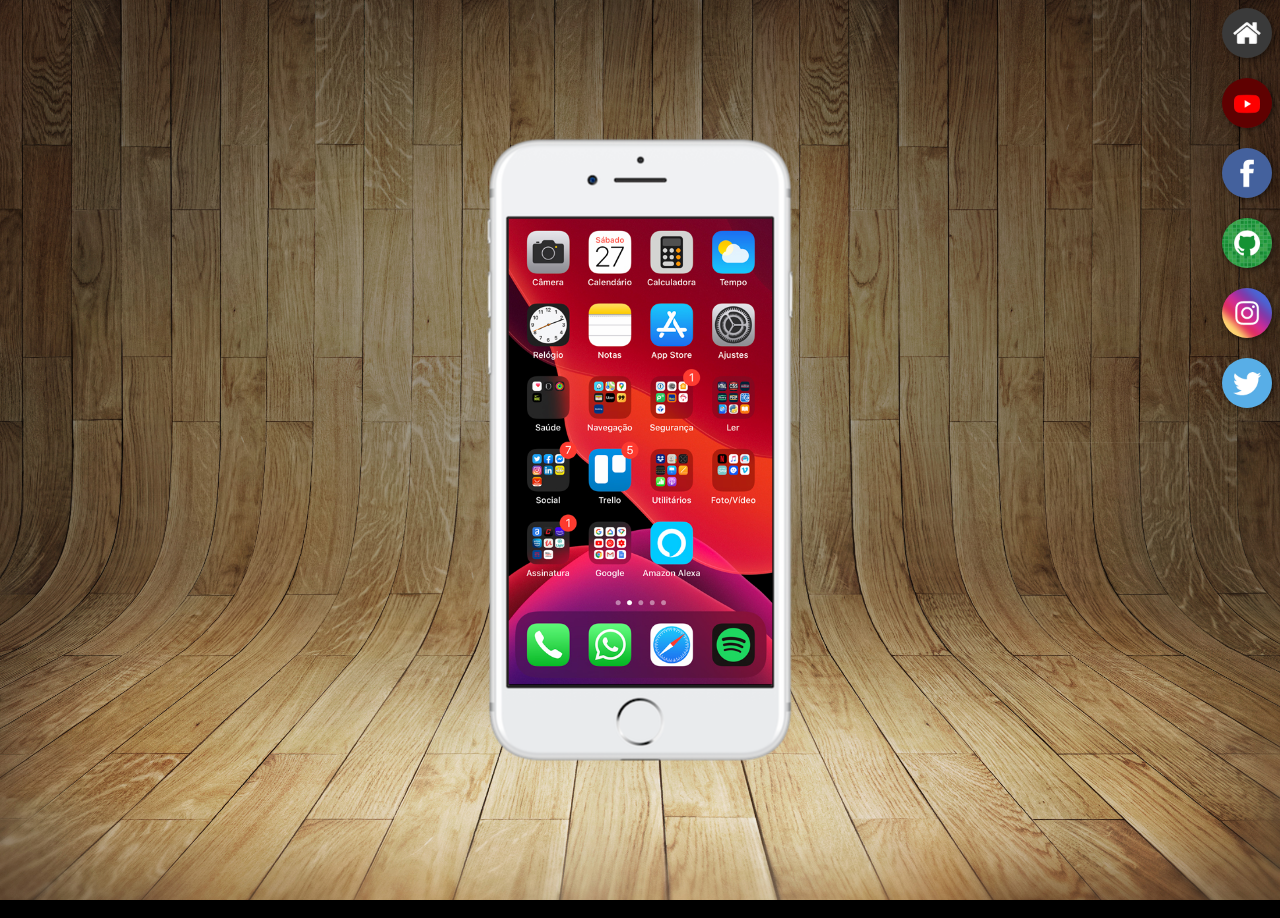
<file: index.html>
<!DOCTYPE html>
<html lang="pt-bt">
<head>
    <meta charset="UTF-8">
    <meta http-equiv="X-UA-Compatible" content="IE=edge">
    <meta name="viewport" content="width=device-width, initial-scale=1.0">
    <link rel="shortcut icon" href="favicon.ico" type="image/x-icon">
    <link rel="stylesheet" href="estilos/style.css">
    <title>Projeto Redes Sociais</title>
</head>
<body>
    <main>
        <section id="telefone">
            <iframe src="home.html" name="tela" id="tela" frameborder="0">
                Seu navegador não é compatível com esse recurso.
            </iframe>
        </section>
        <section id="redes-sociais">
            <a href="home.html" target="tela"><img src="imagens/logo-home.jpg" alt="Home"></a><br>
            <a href="youtube.html" target="tela"><img src="imagens/logo-youtube.jpg" alt="YouTube"></a><br>
            <a href="facebook.html" target="tela"><img src="imagens/logo-facebook.jpg" alt="Facebook"></a><br>
            <a href="github.html" target="tela"><img src="imagens/logo-github.jpg" alt="GitHub"></a><br>
            <a href="instagram.html" target="tela"><img src="imagens/logo-instagram.jpg" alt="Instagram"></a><br>
            <a href="twitter.html" target="tela"><img src="imagens/logo-twitter.jpg" alt="Twitter"></a>
        </section>
    </main>
</body>
</html><br>
</file>
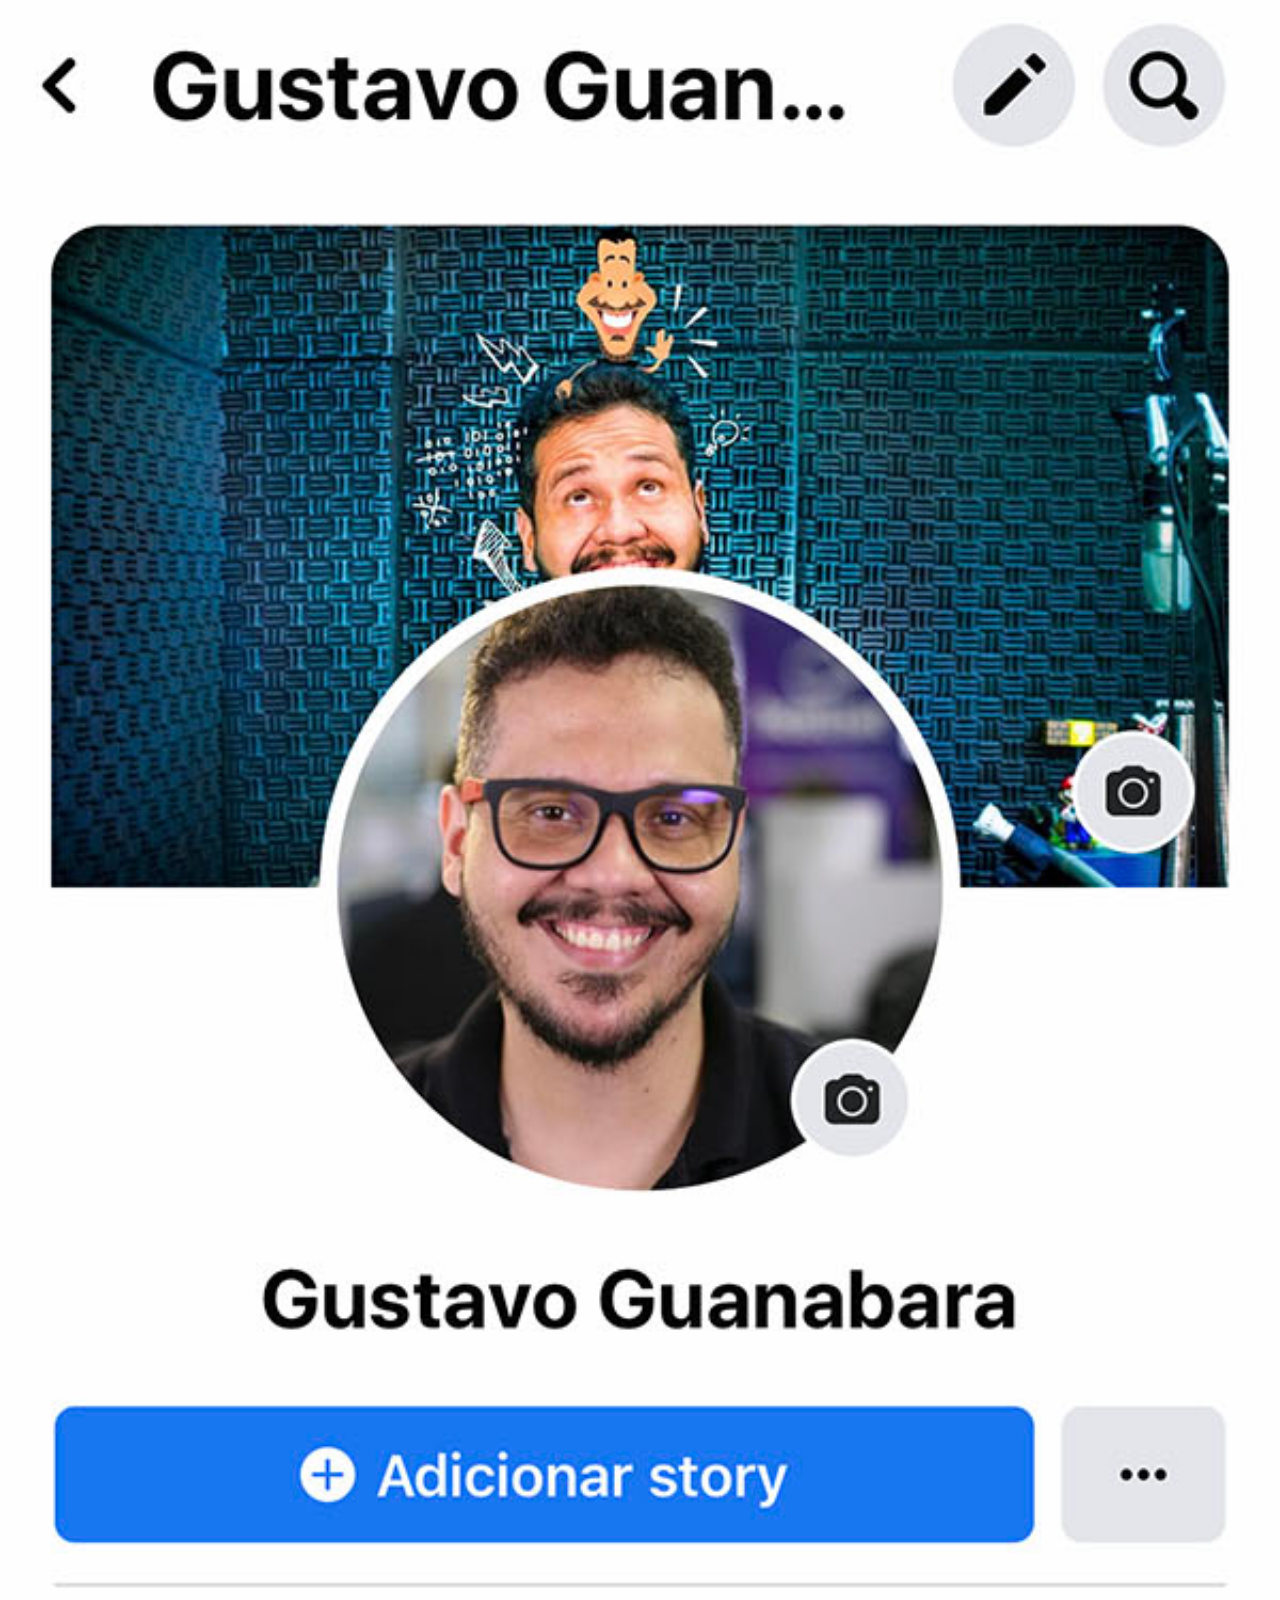
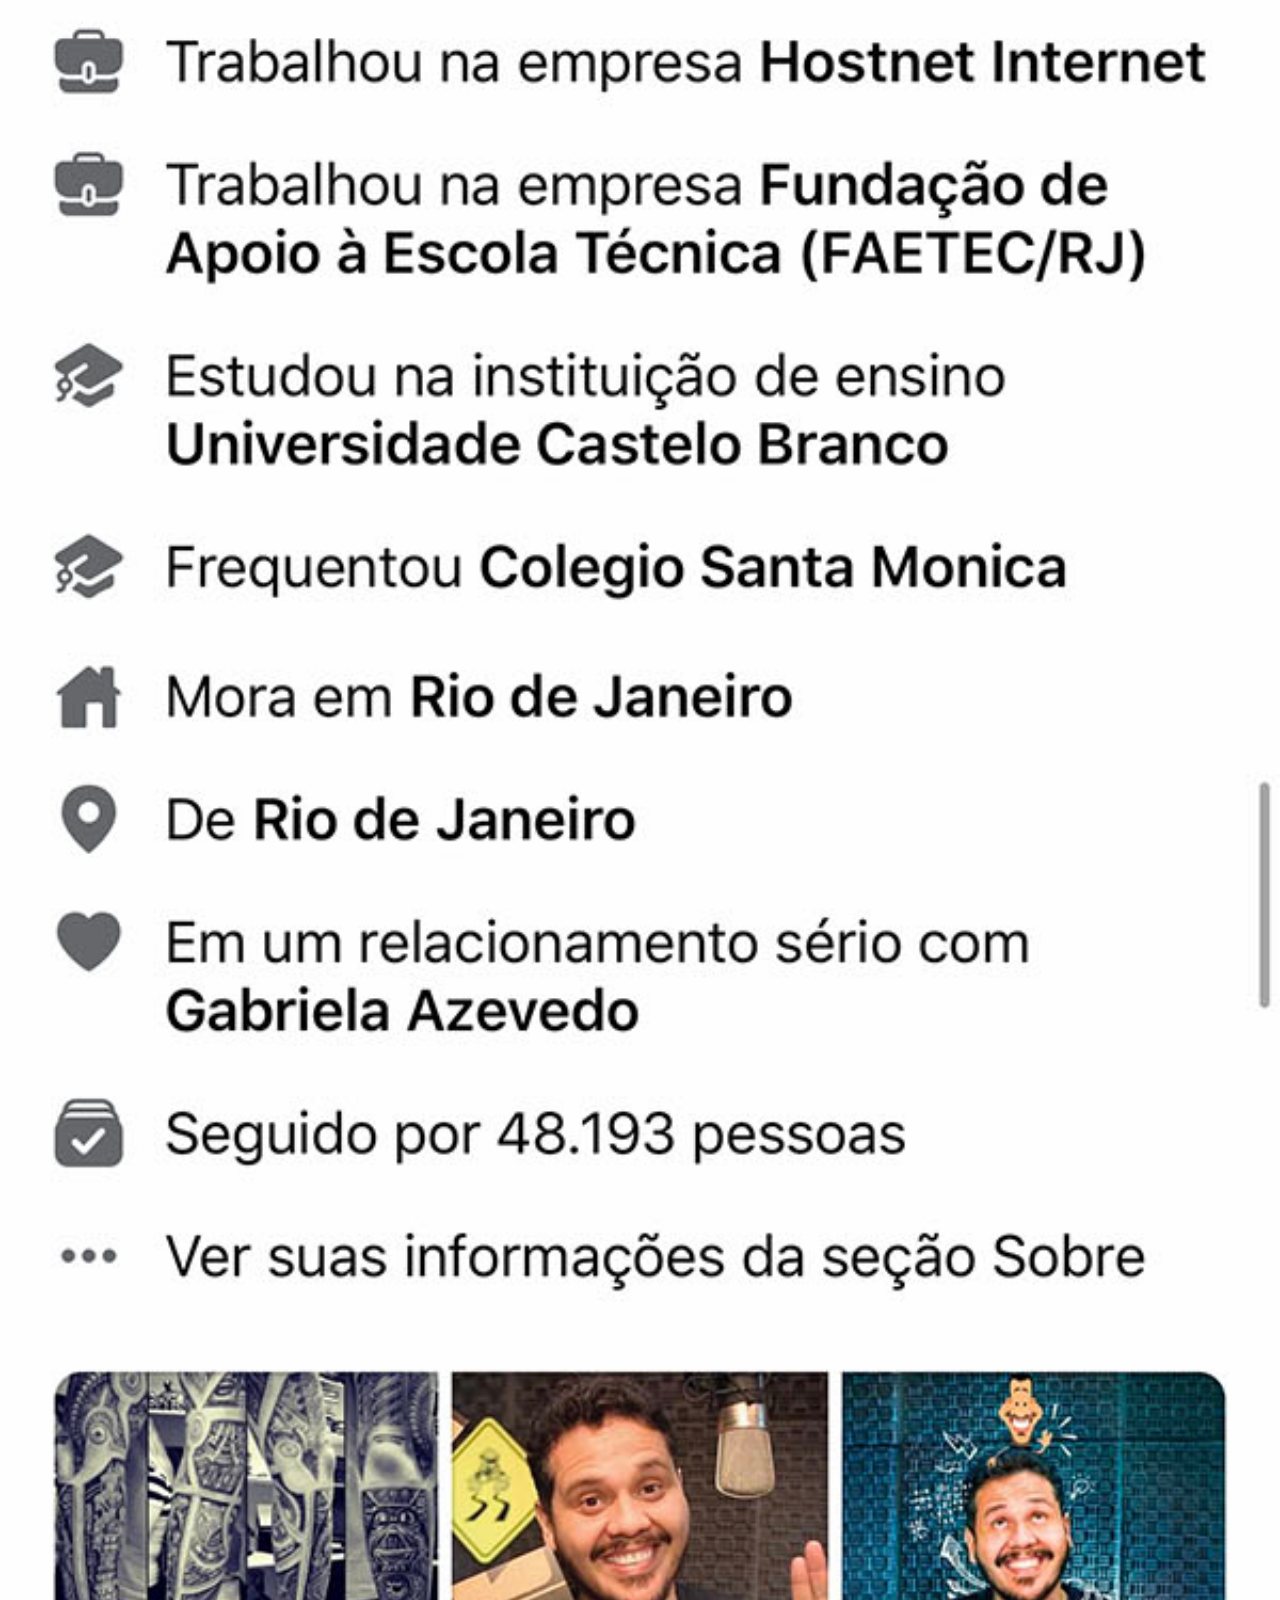
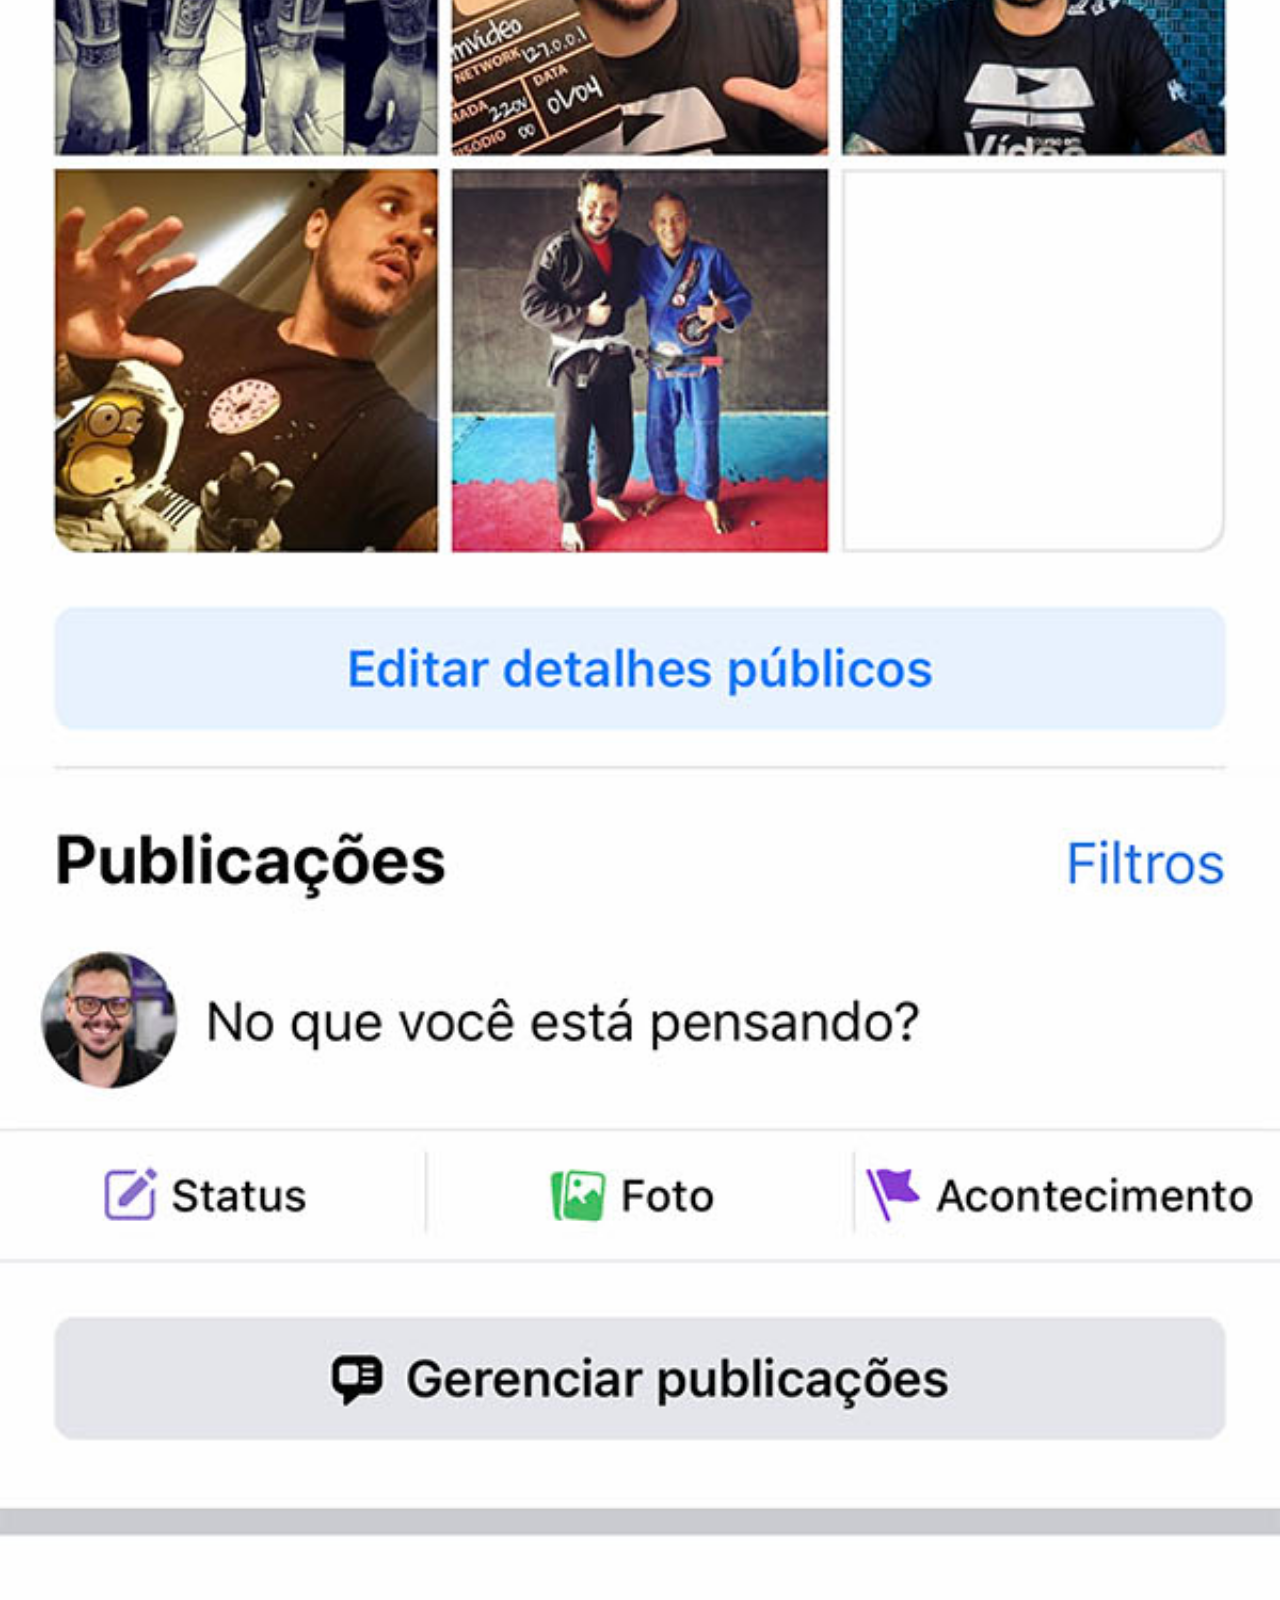
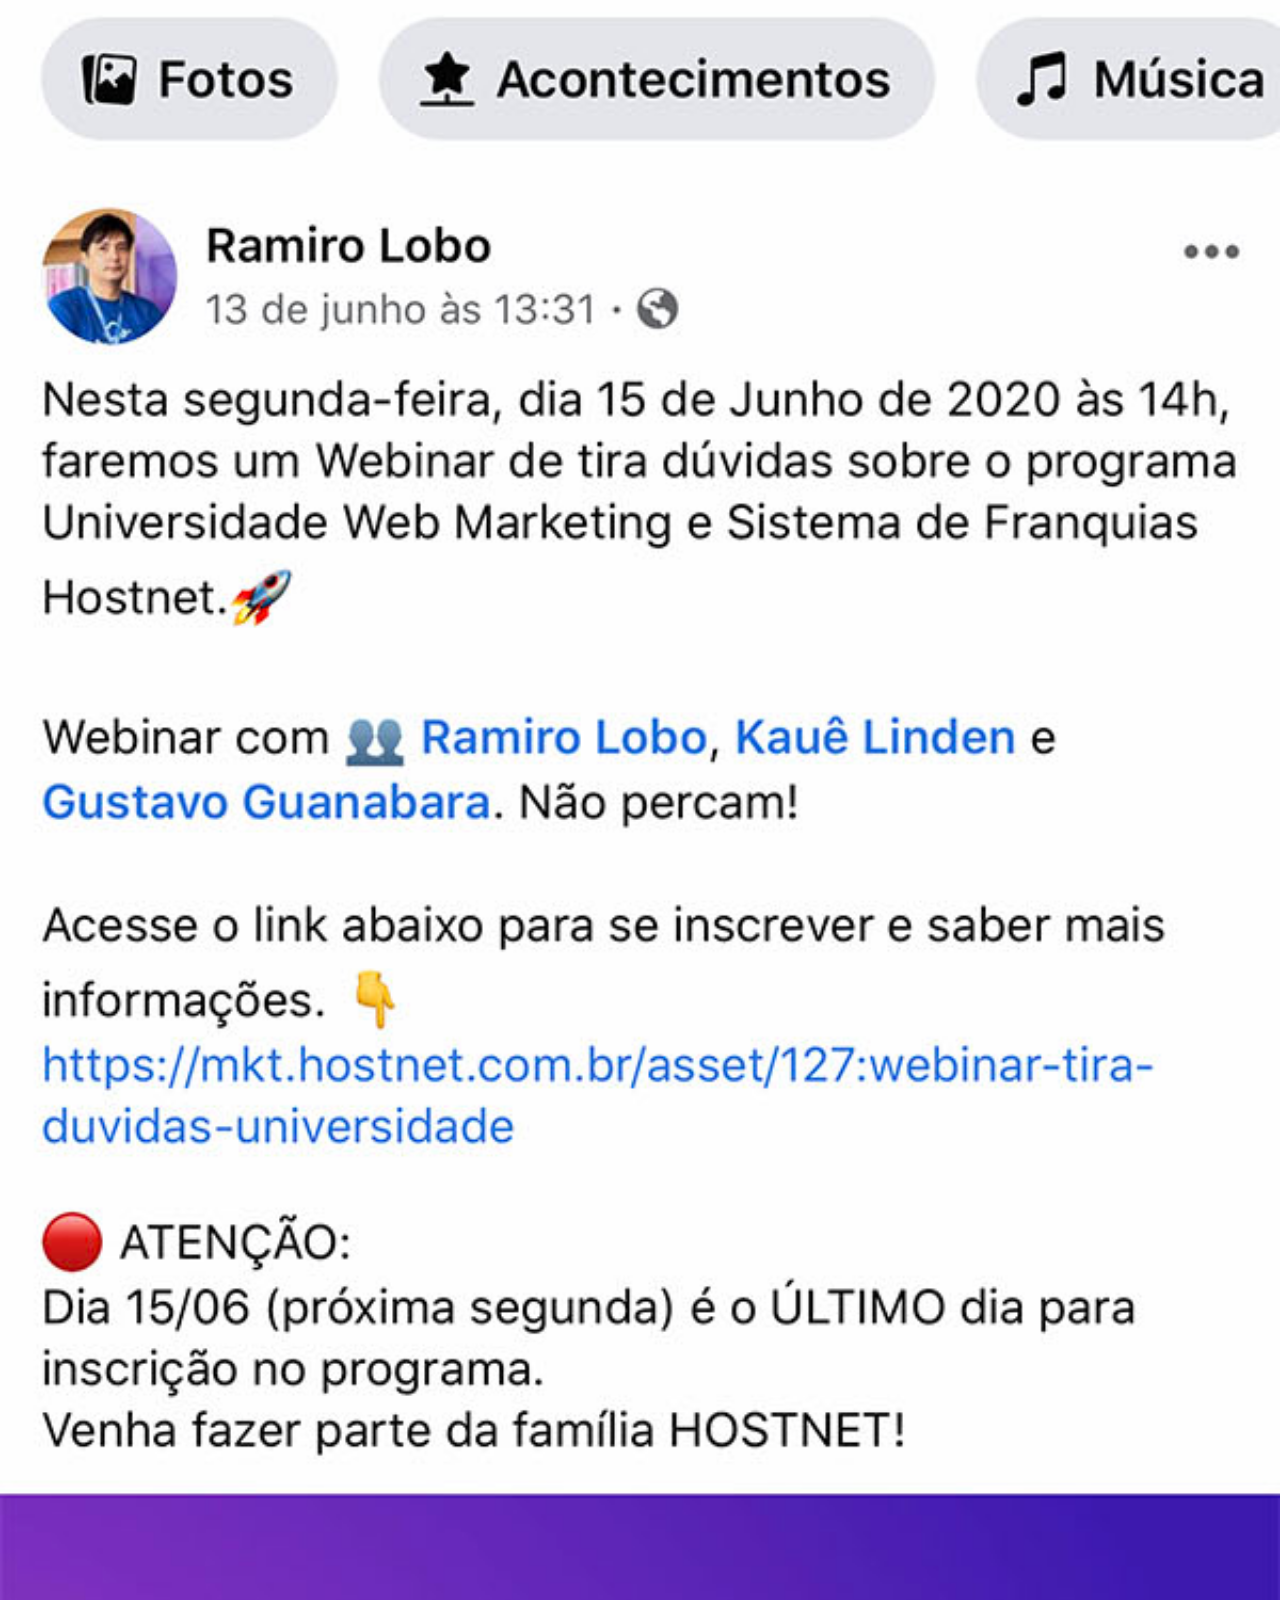
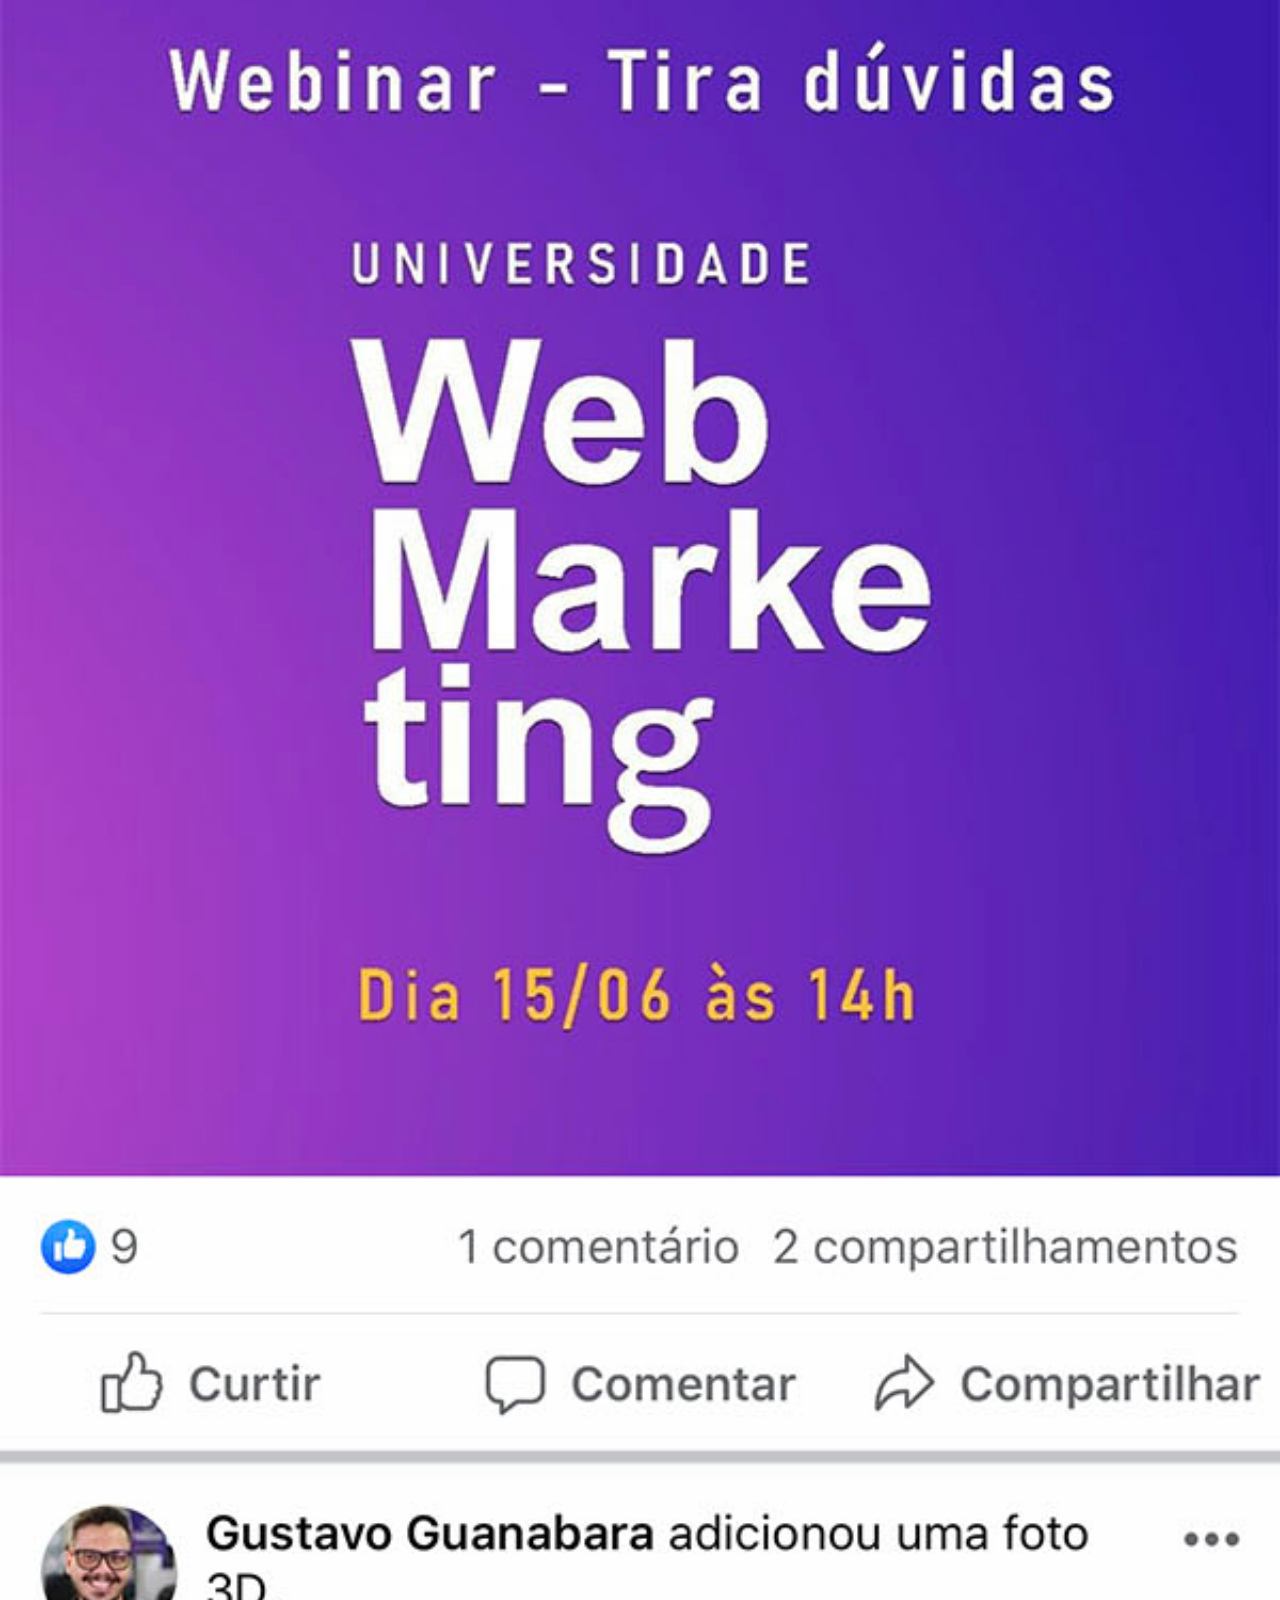
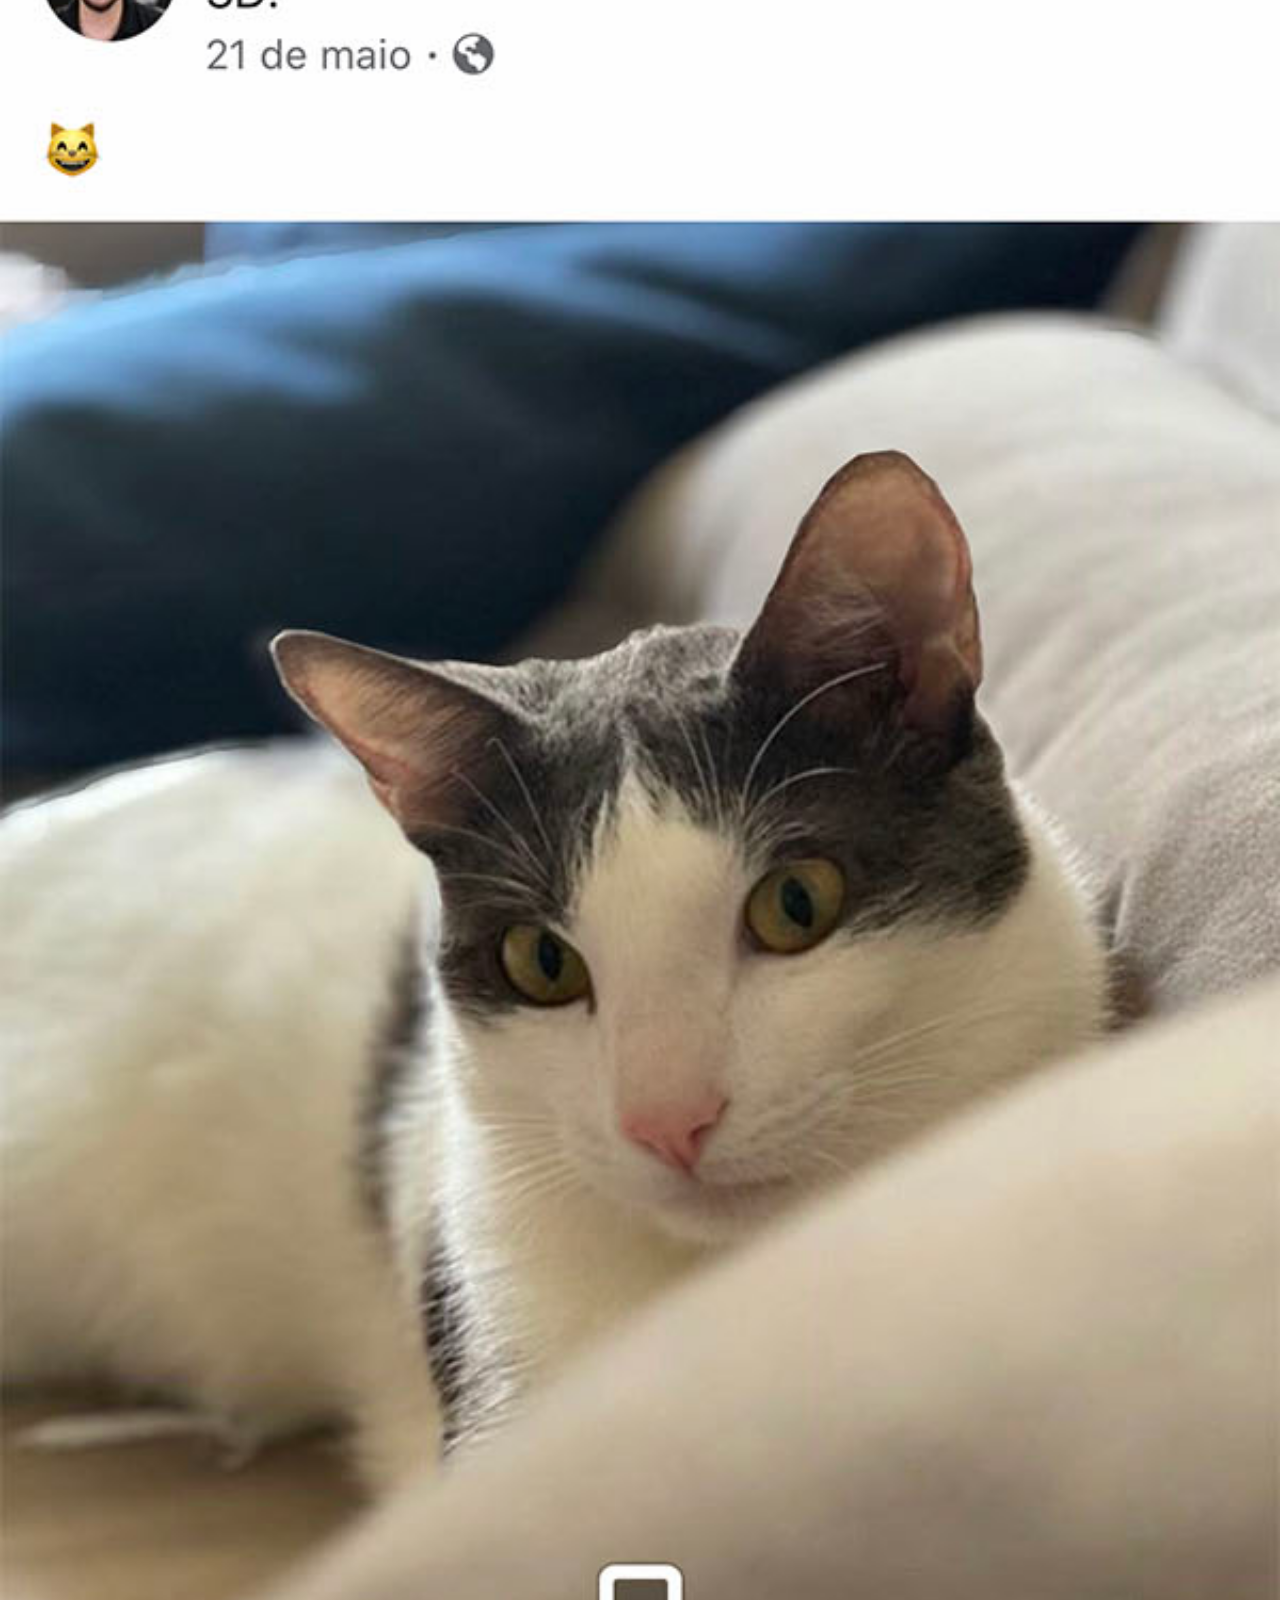
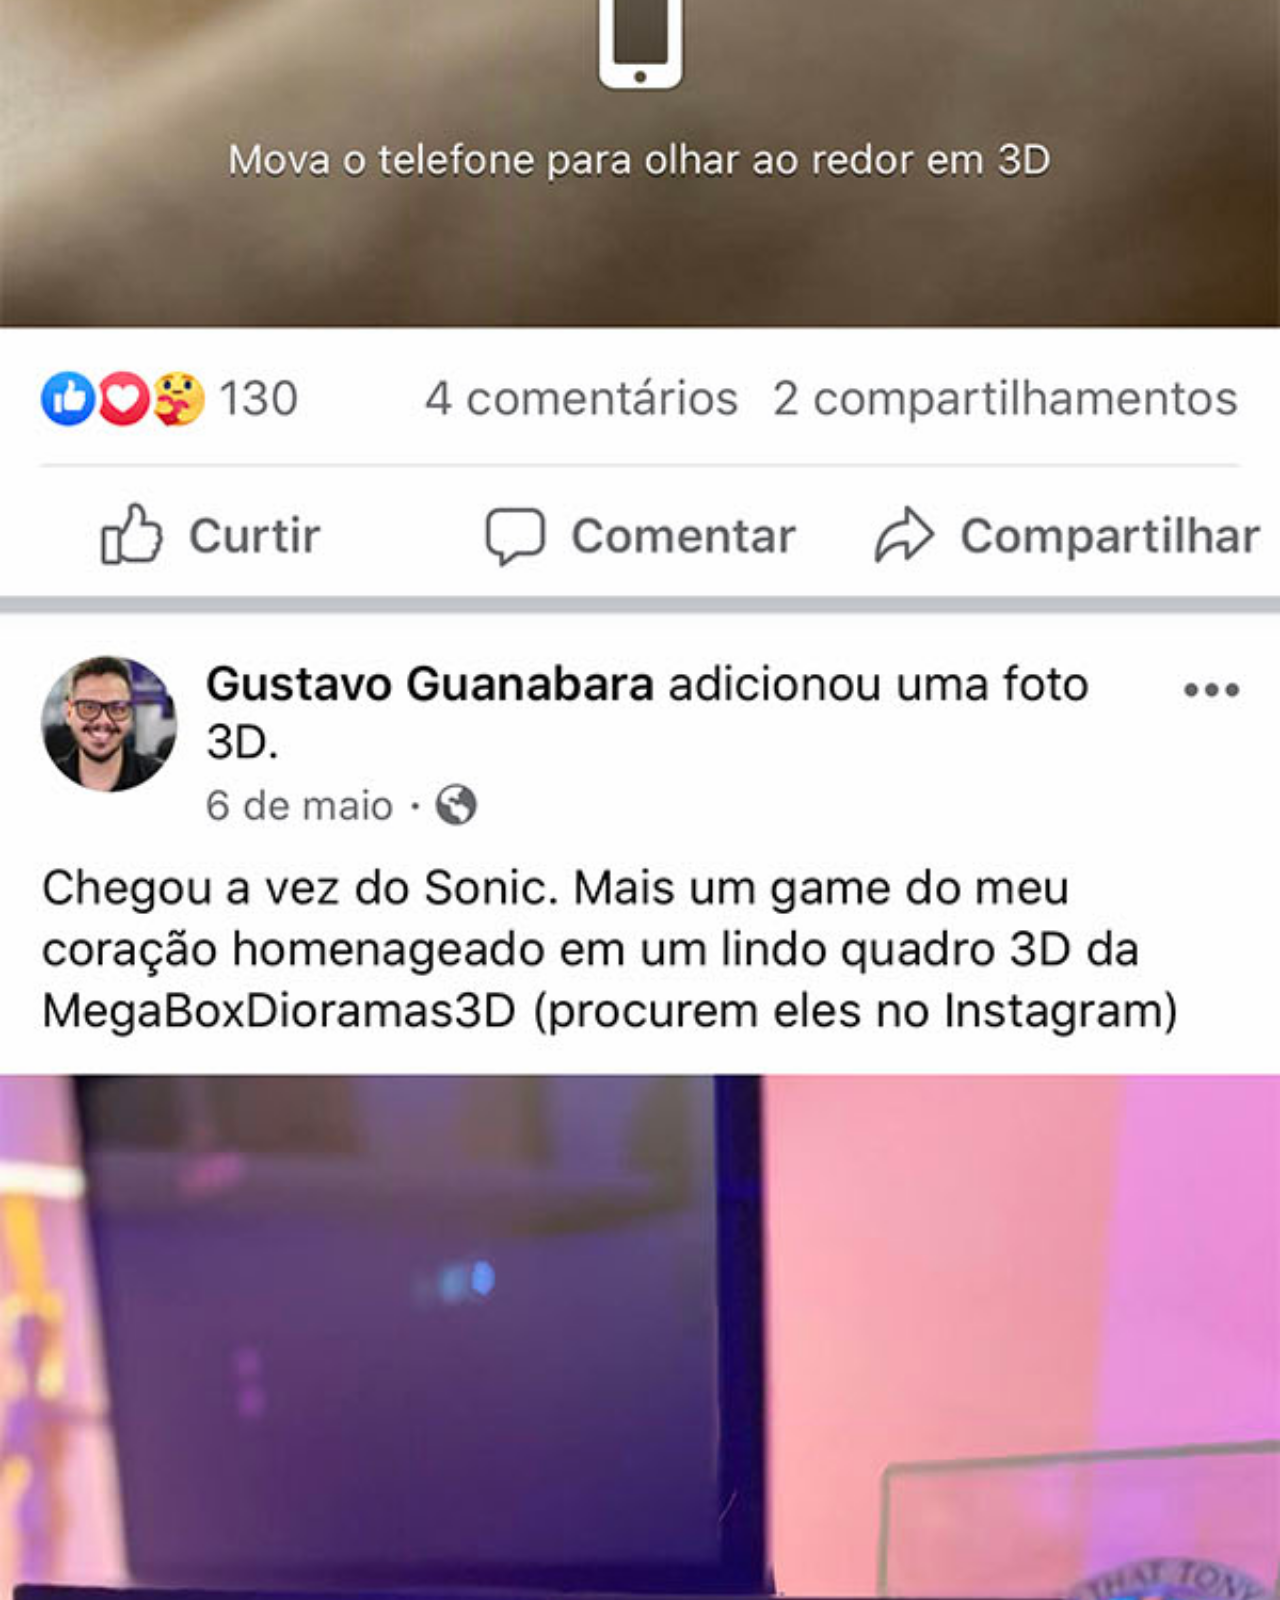
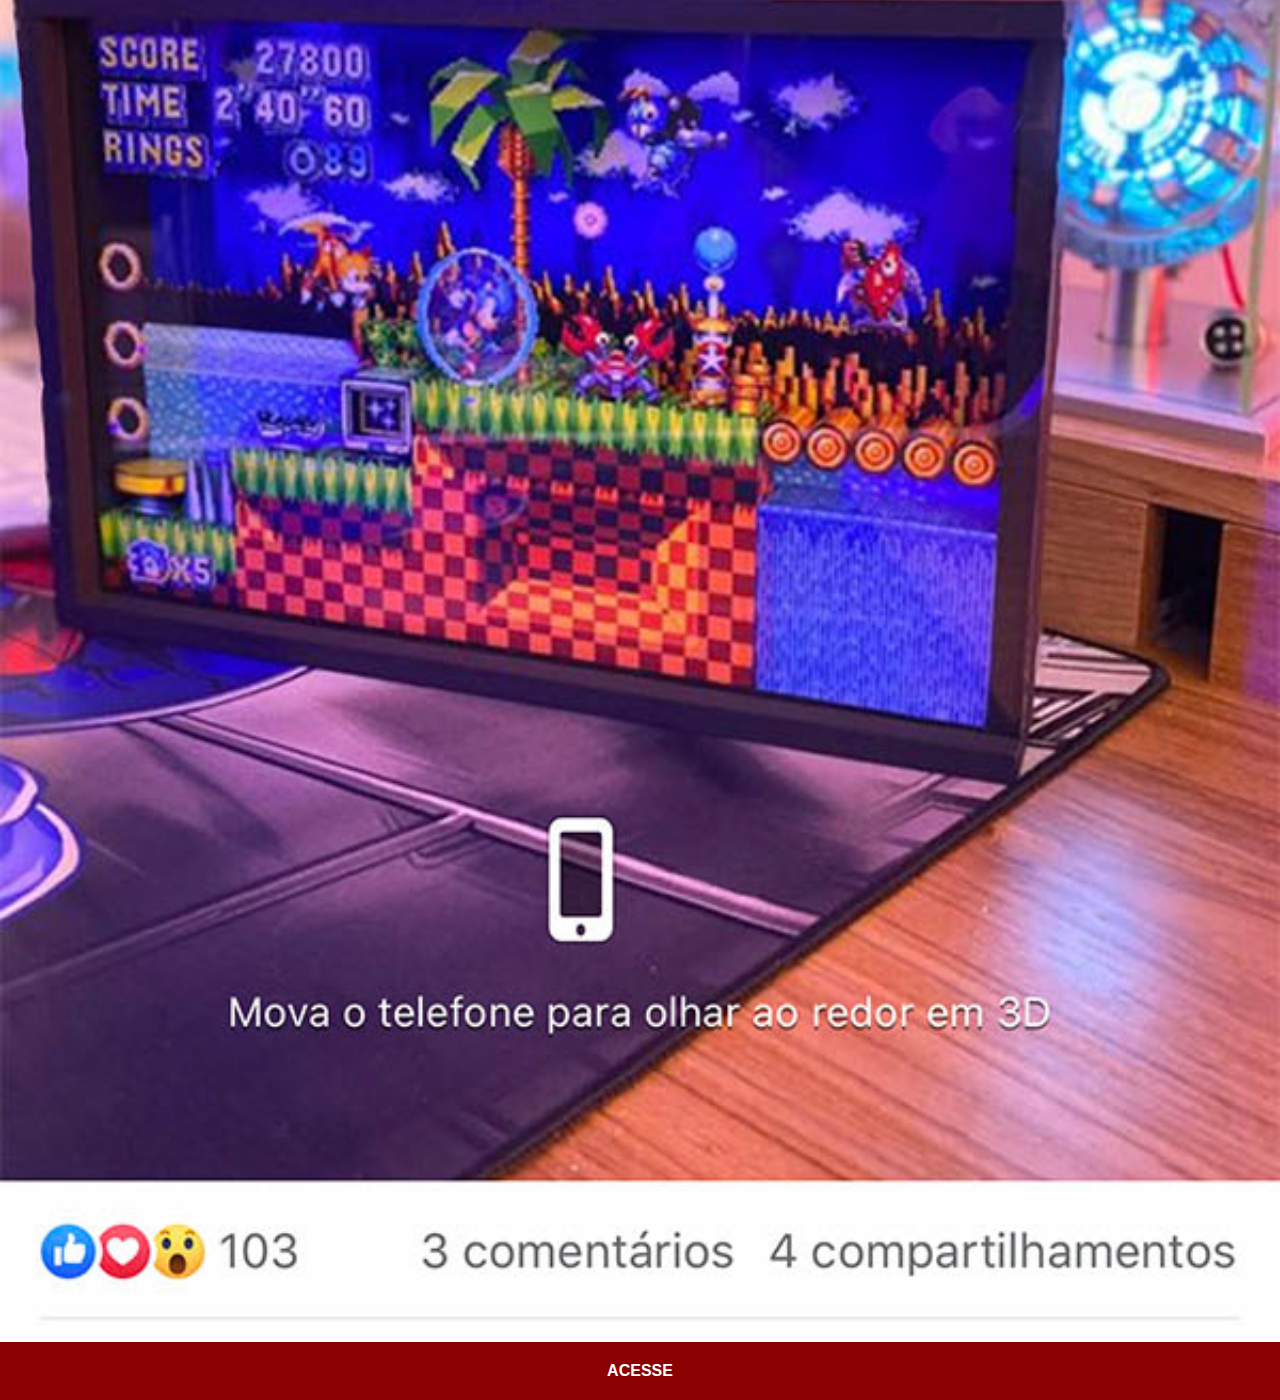
<file: facebook.html>
<!DOCTYPE html>
<html lang="pt-br">
<head>
    <meta charset="UTF-8">
    <meta http-equiv="X-UA-Compatible" content="IE=edge">
    <meta name="viewport" content="width=device-width, initial-scale=1.0">
    <link rel="stylesheet" href="estilos/social.css">
    <title>Facebook</title>
</head>
<body>
    <img src="imagens/tela-facebook.jpg" alt="Facebook"> <a href="https://www.facebook.com/gustavoguanabara" target="_blank">ACESSE</a>
</body>
</html>
</file>
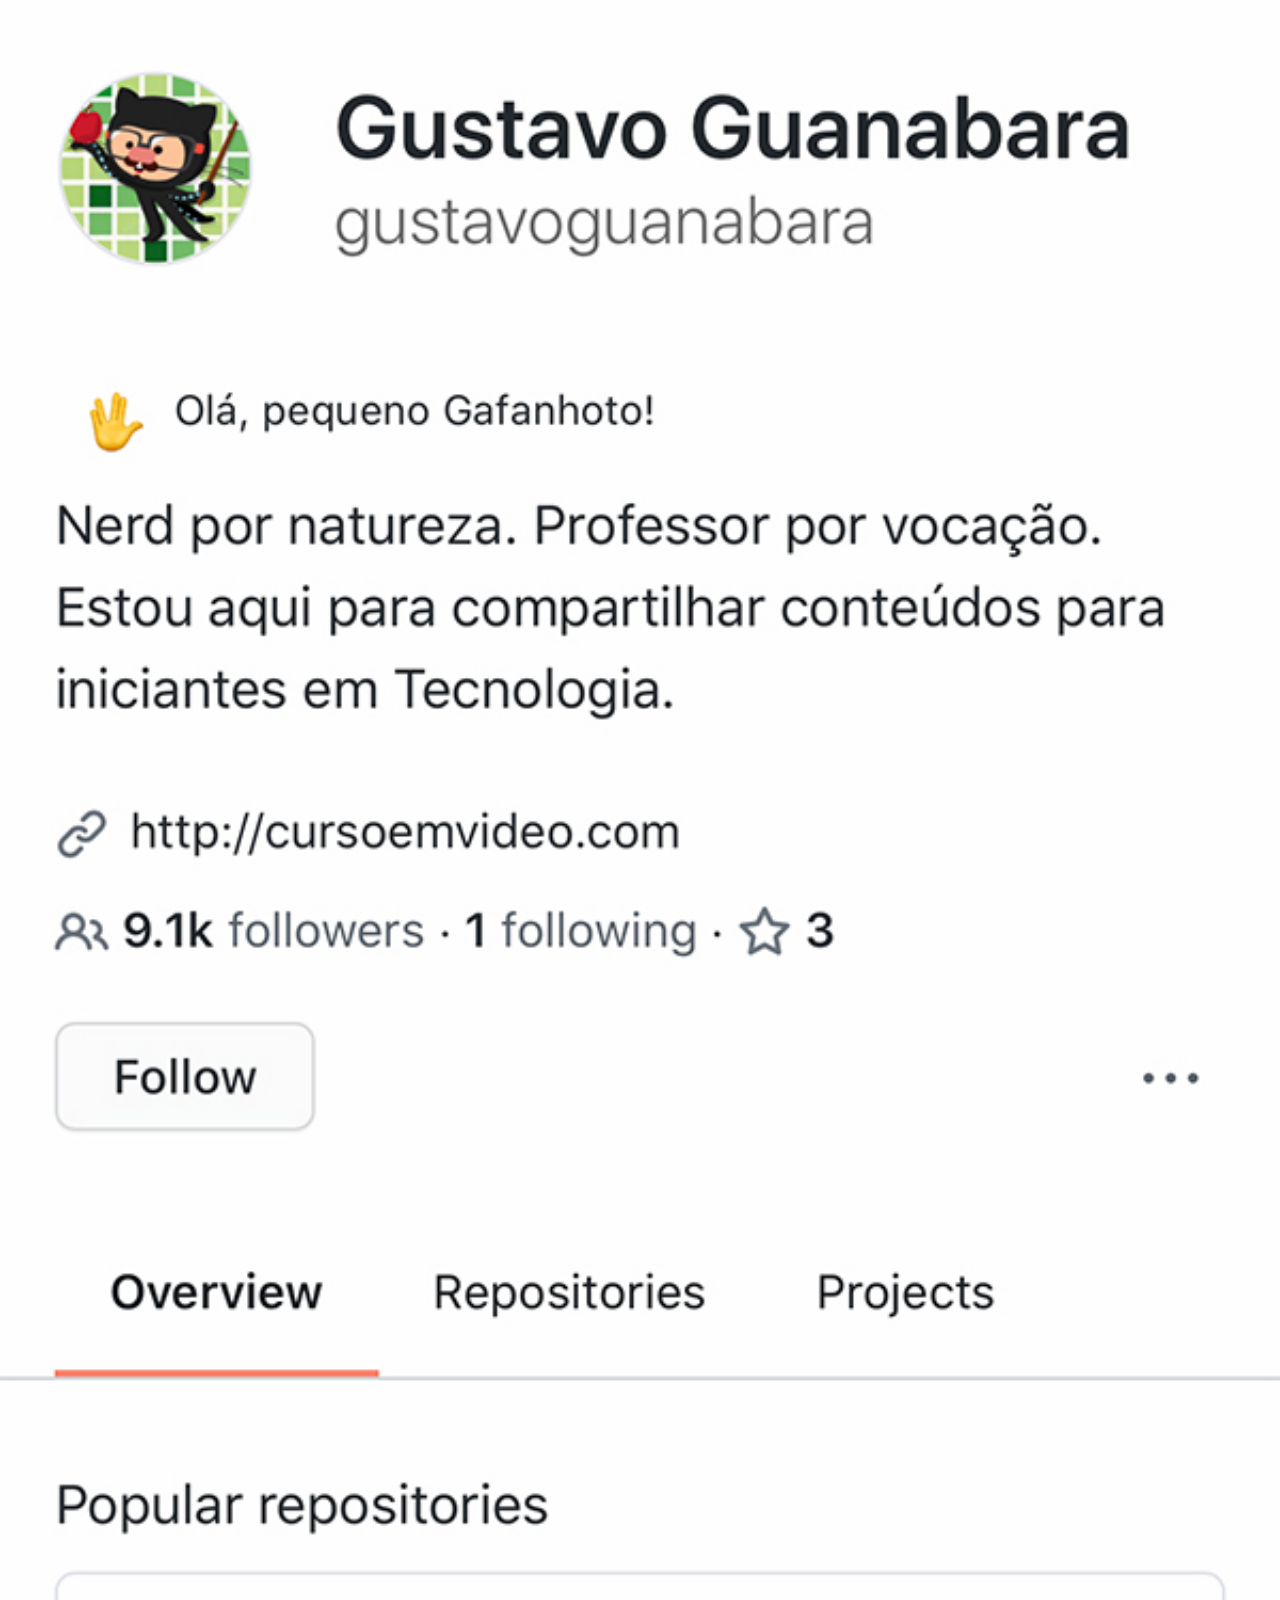
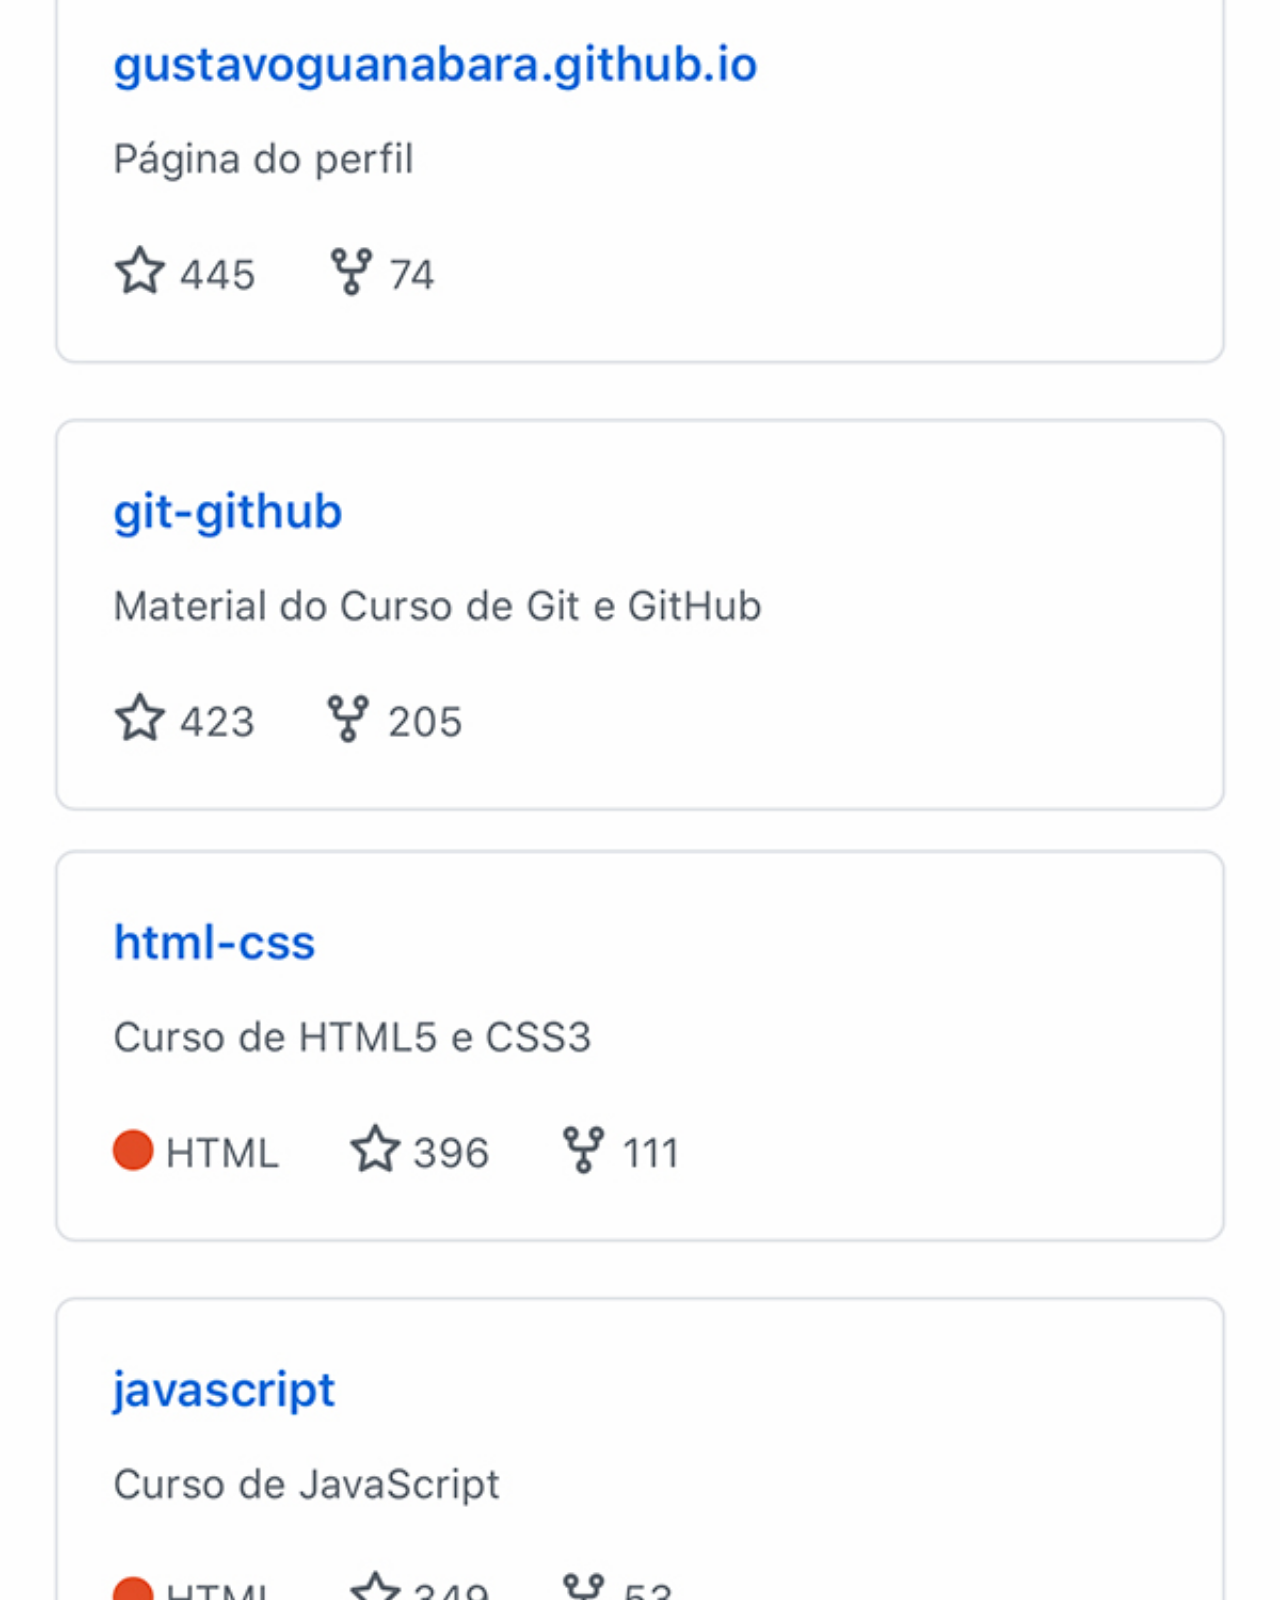
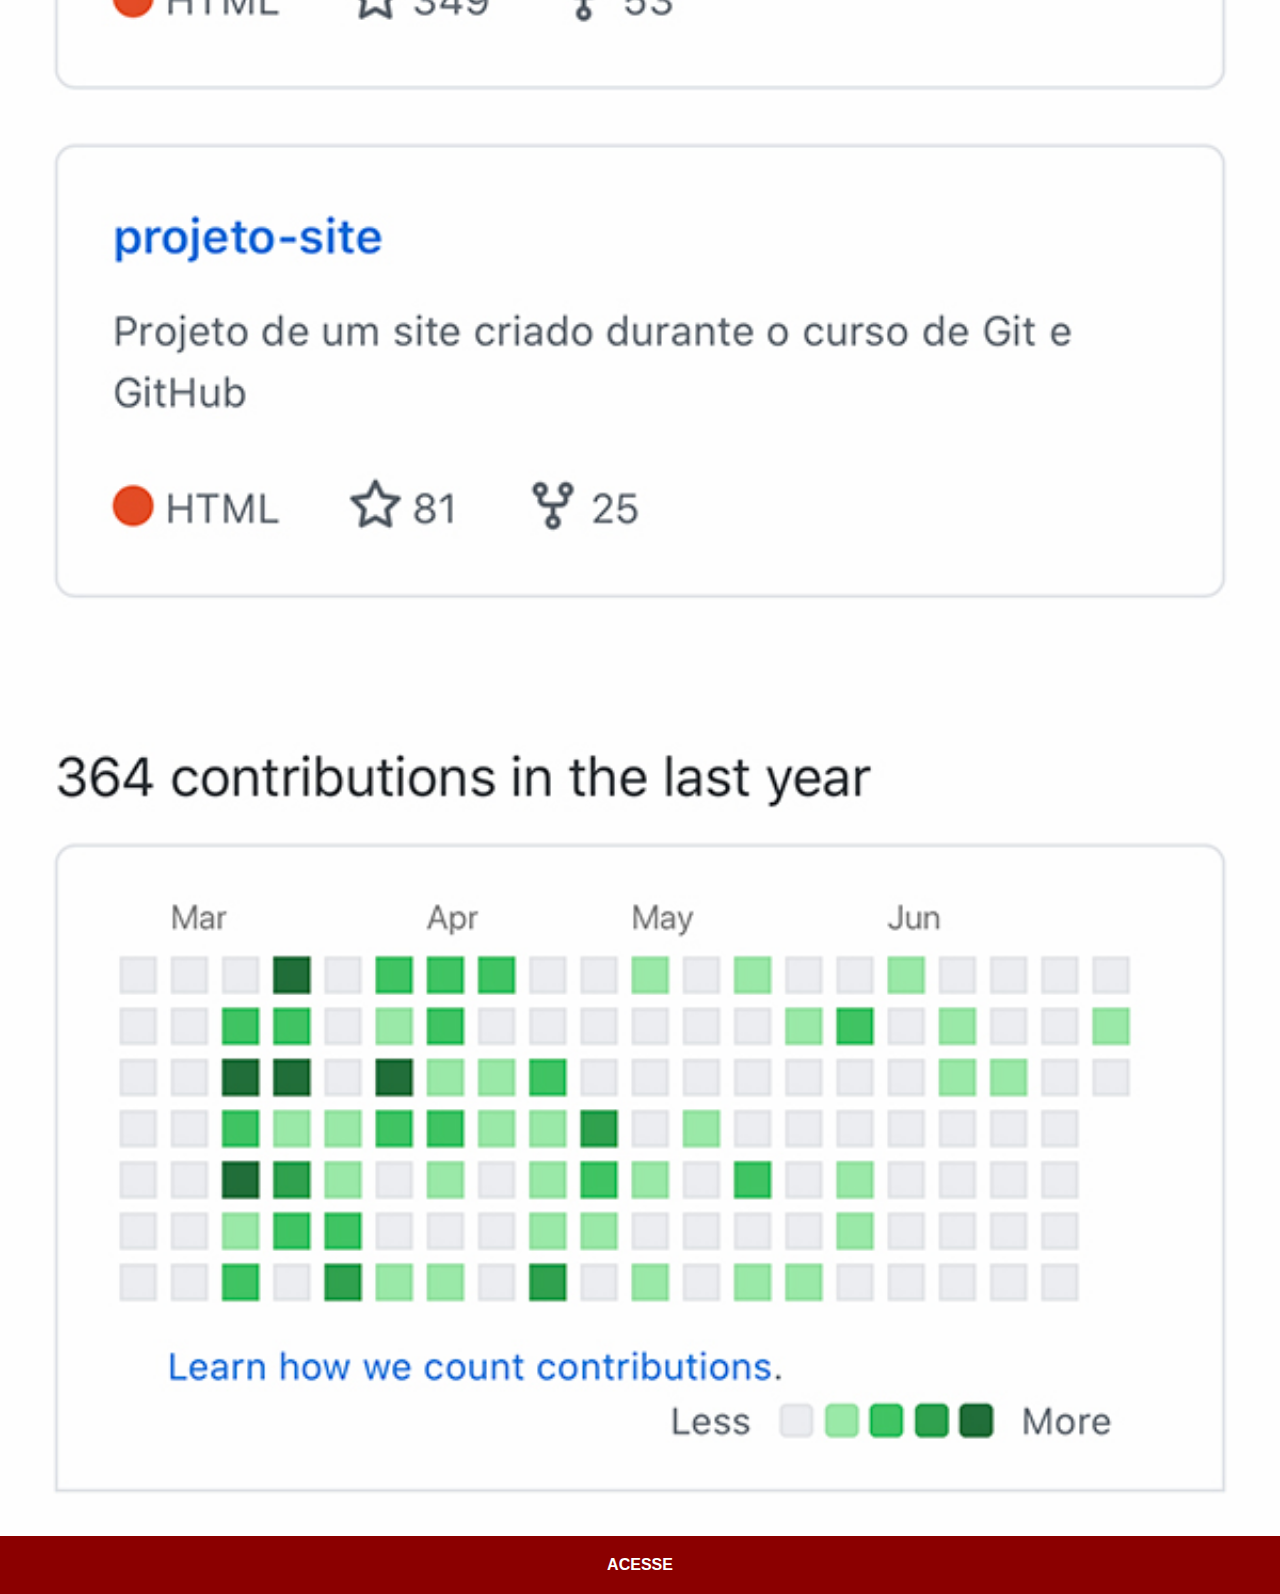
<file: github.html>
<!DOCTYPE html>
<html lang="pt-br">
<head>
    <meta charset="UTF-8">
    <meta http-equiv="X-UA-Compatible" content="IE=edge">
    <meta name="viewport" content="width=device-width, initial-scale=1.0">
    <link rel="stylesheet" href="estilos/social.css">
    <title>GitHub</title>
</head>
<body>
    <img src="imagens/tela-github.jpg" alt="GitHub"> <a href="https://github.com/gustavoguanabara/" target="_blank">ACESSE</a>
</body>
</html>
</file>
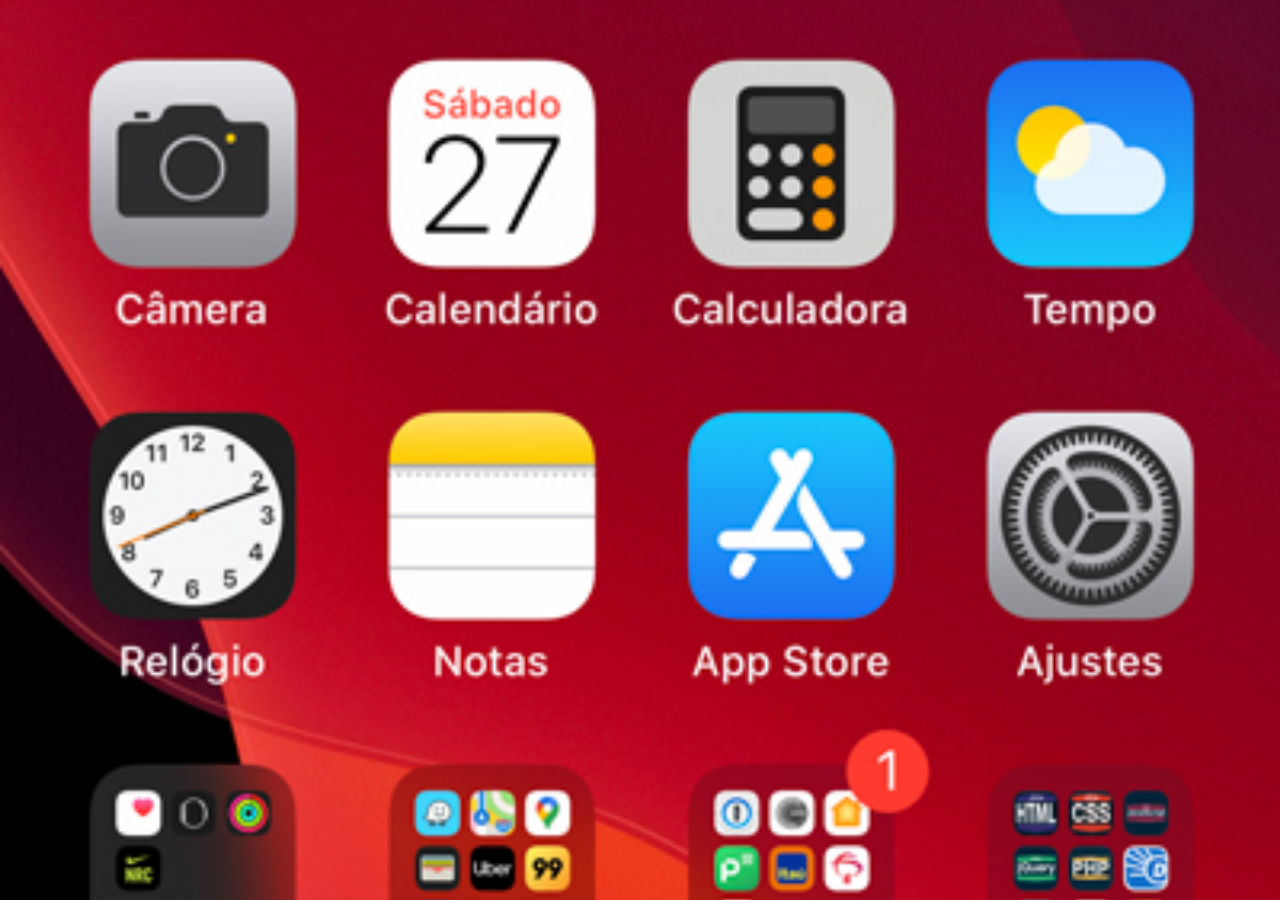
<file: home.html>
<!DOCTYPE html>
<html lang="pt-br">
<head>
    <meta charset="UTF-8">
    <meta http-equiv="X-UA-Compatible" content="IE=edge">
    <meta name="viewport" content="width=device-width, initial-scale=1.0">
    <title>Home</title>
    <style>
        * {
            margin: 0px;
            padding: 0px;
        }

        body {
            width: 100vw;
            height: 100vh;
            background: black url('imagens/tela-home.jpg') no-repeat top center;
            background-size: cover;
        }
    </style>
</head>
<body>
    
</body>
</html>
</file>
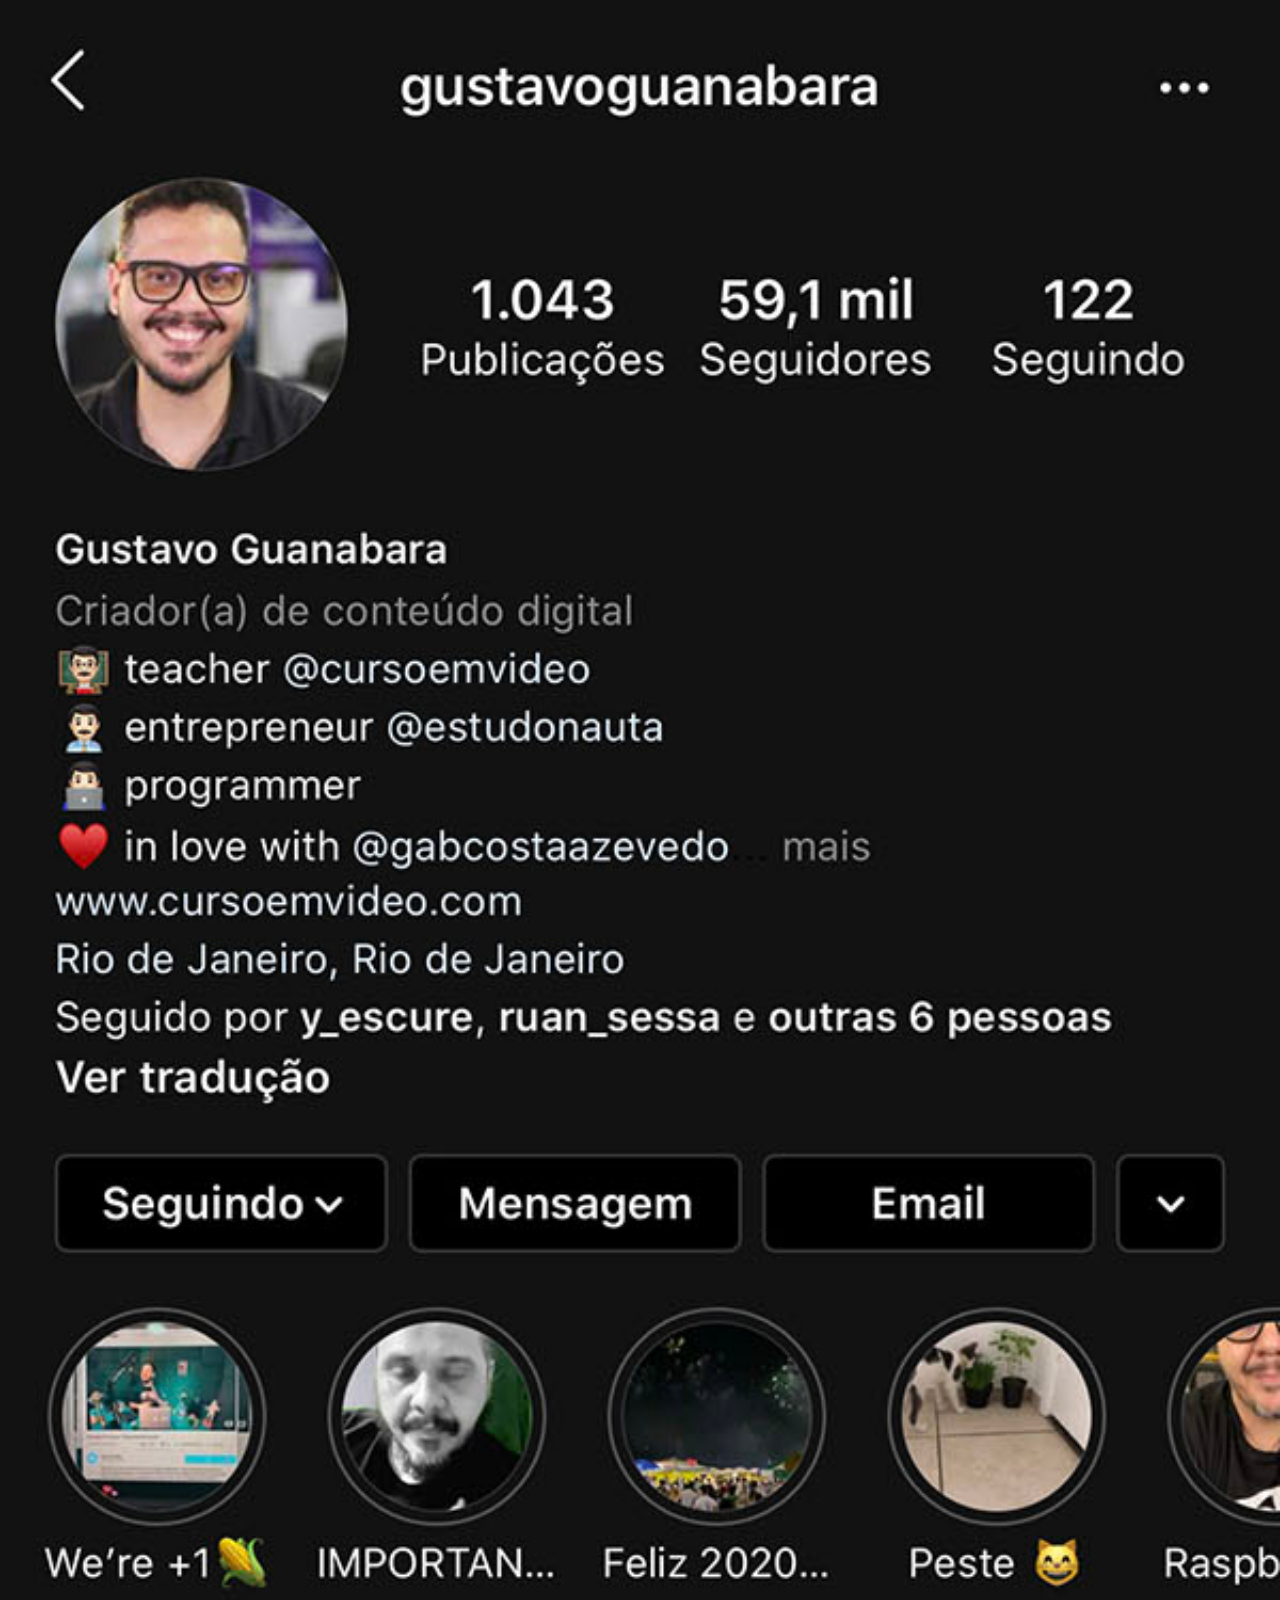
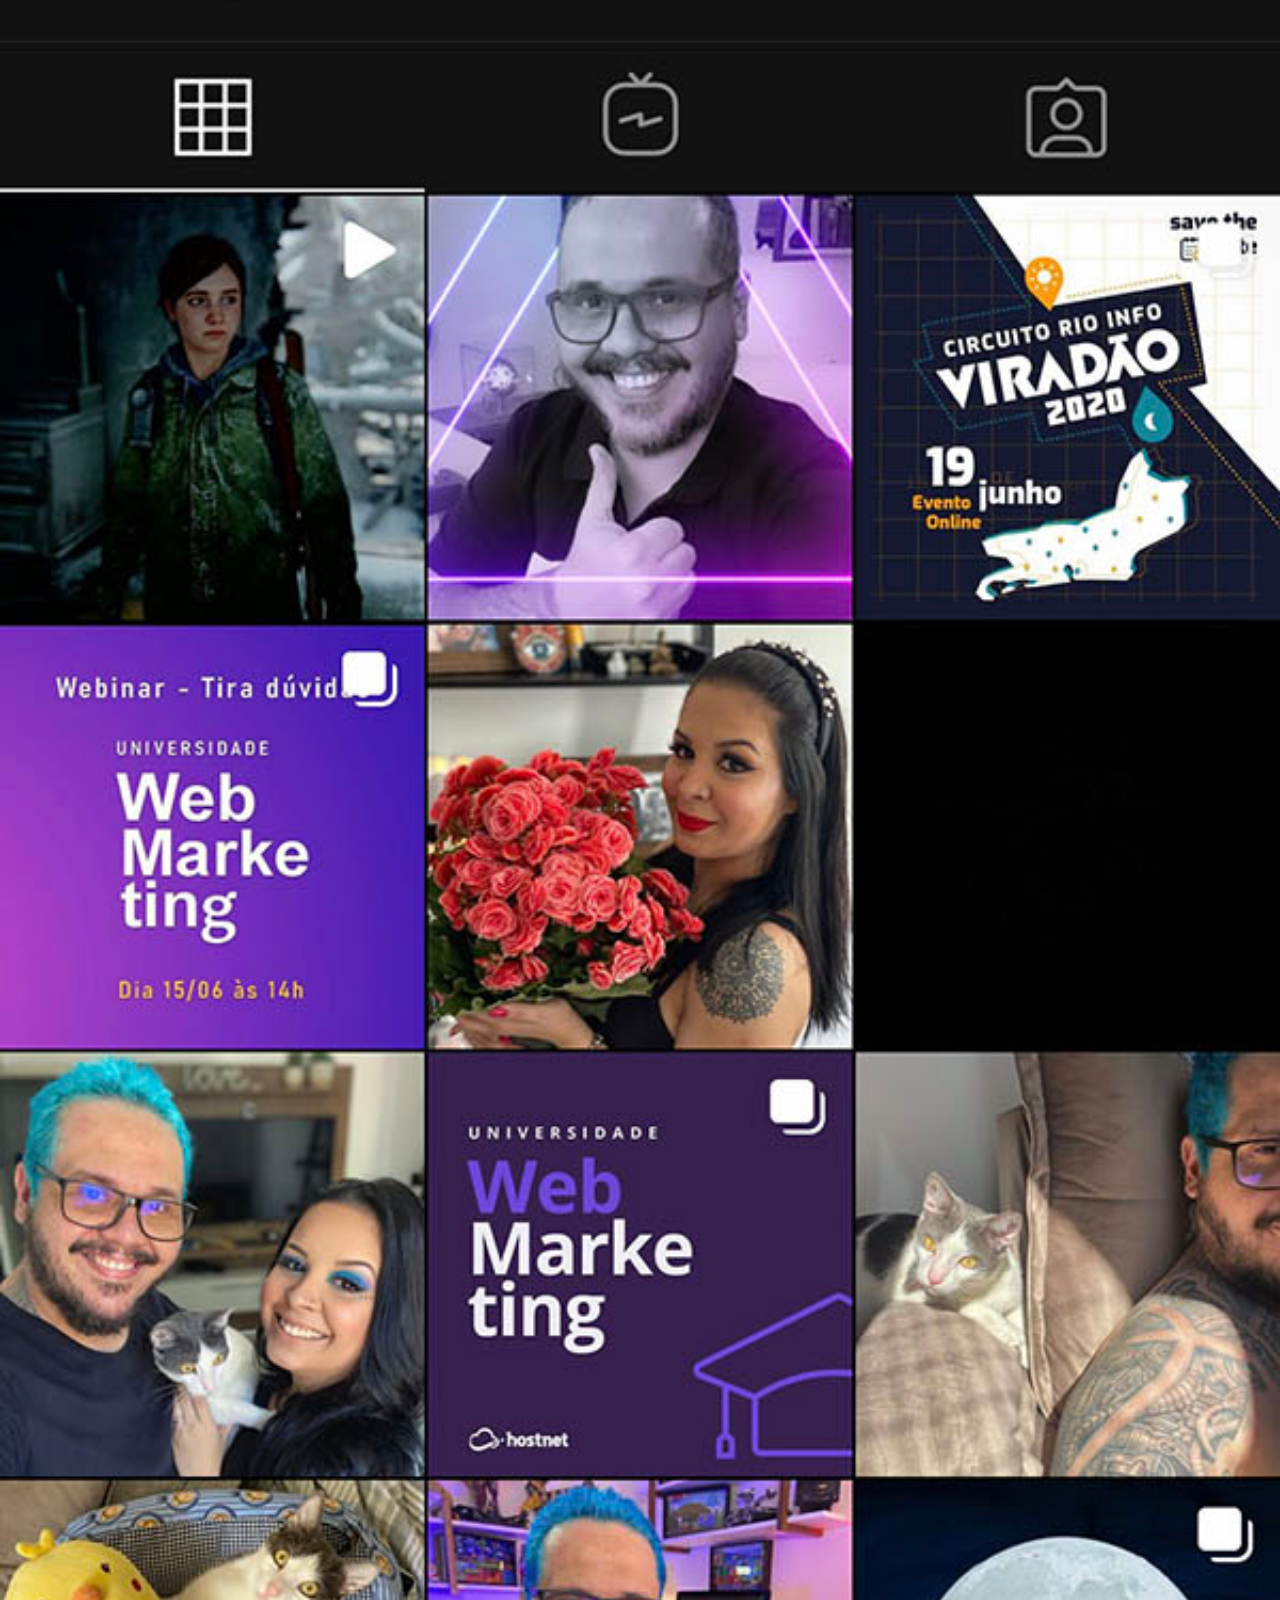
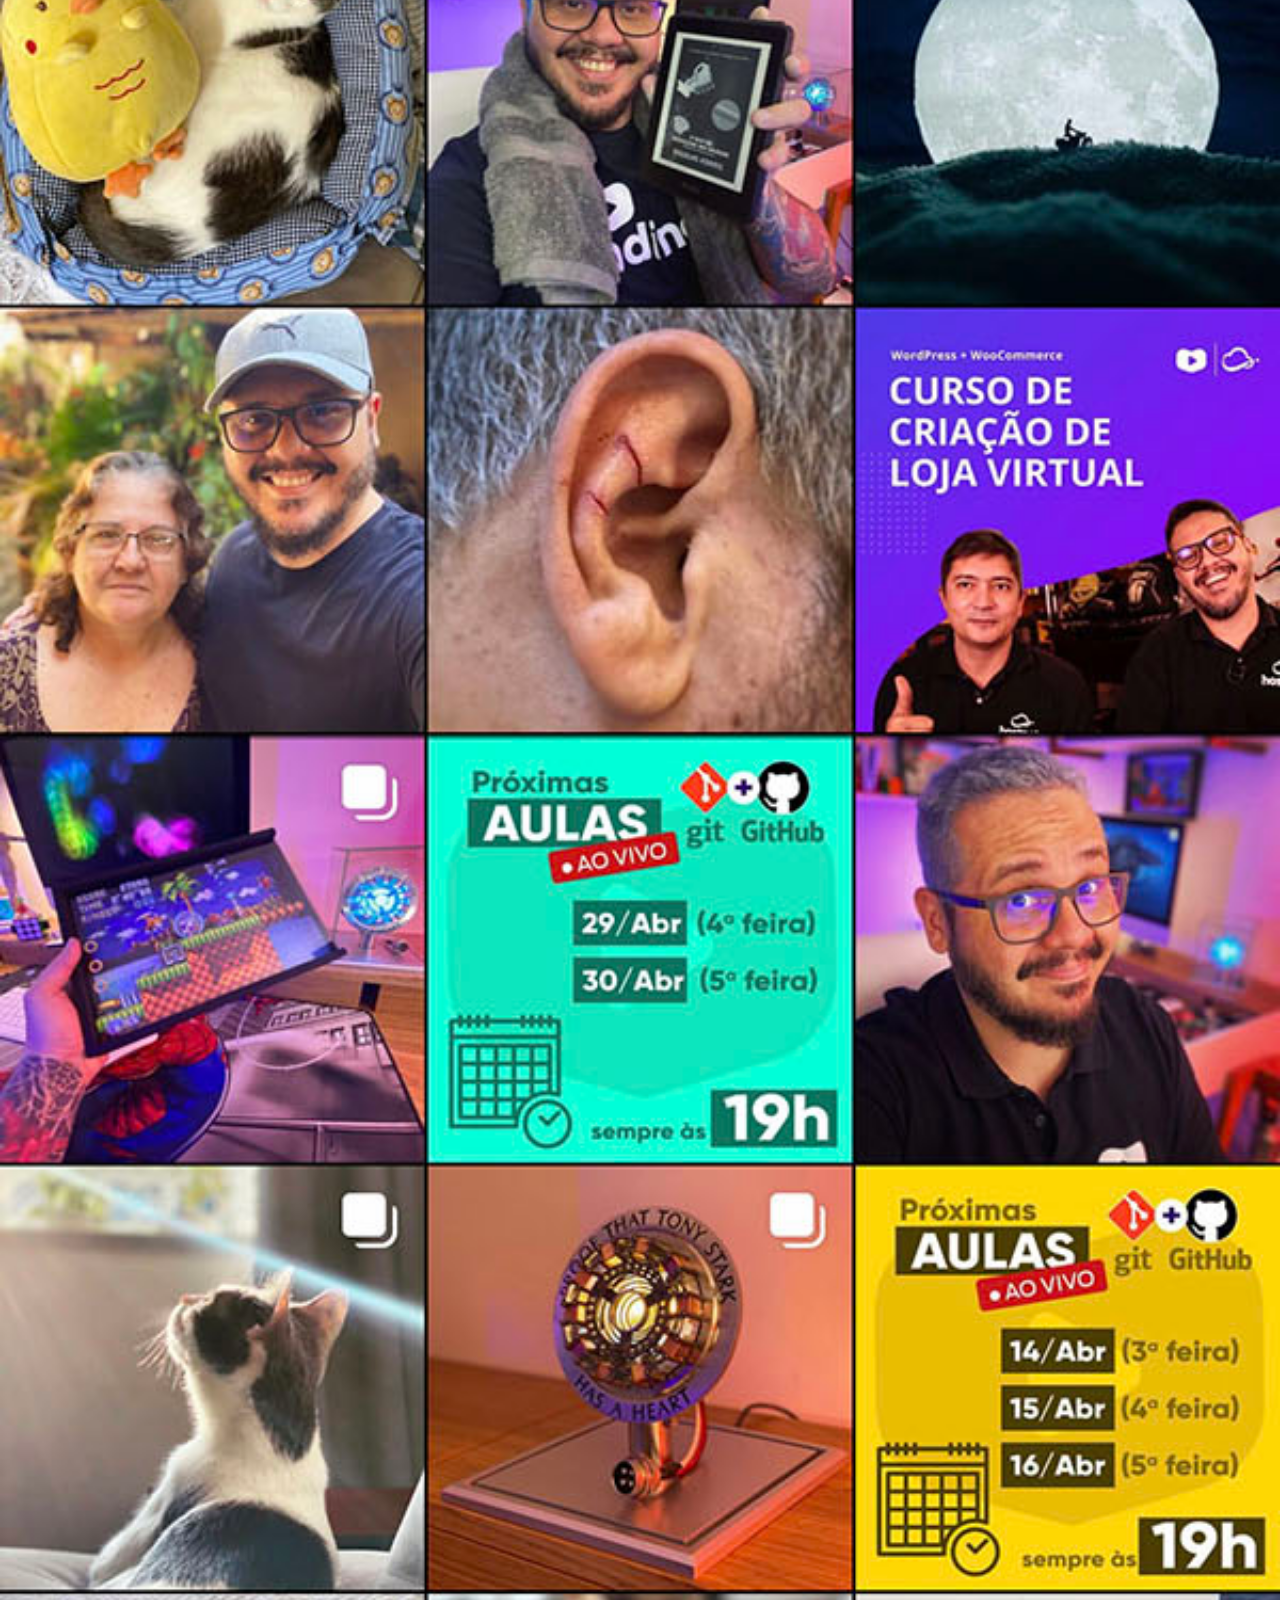
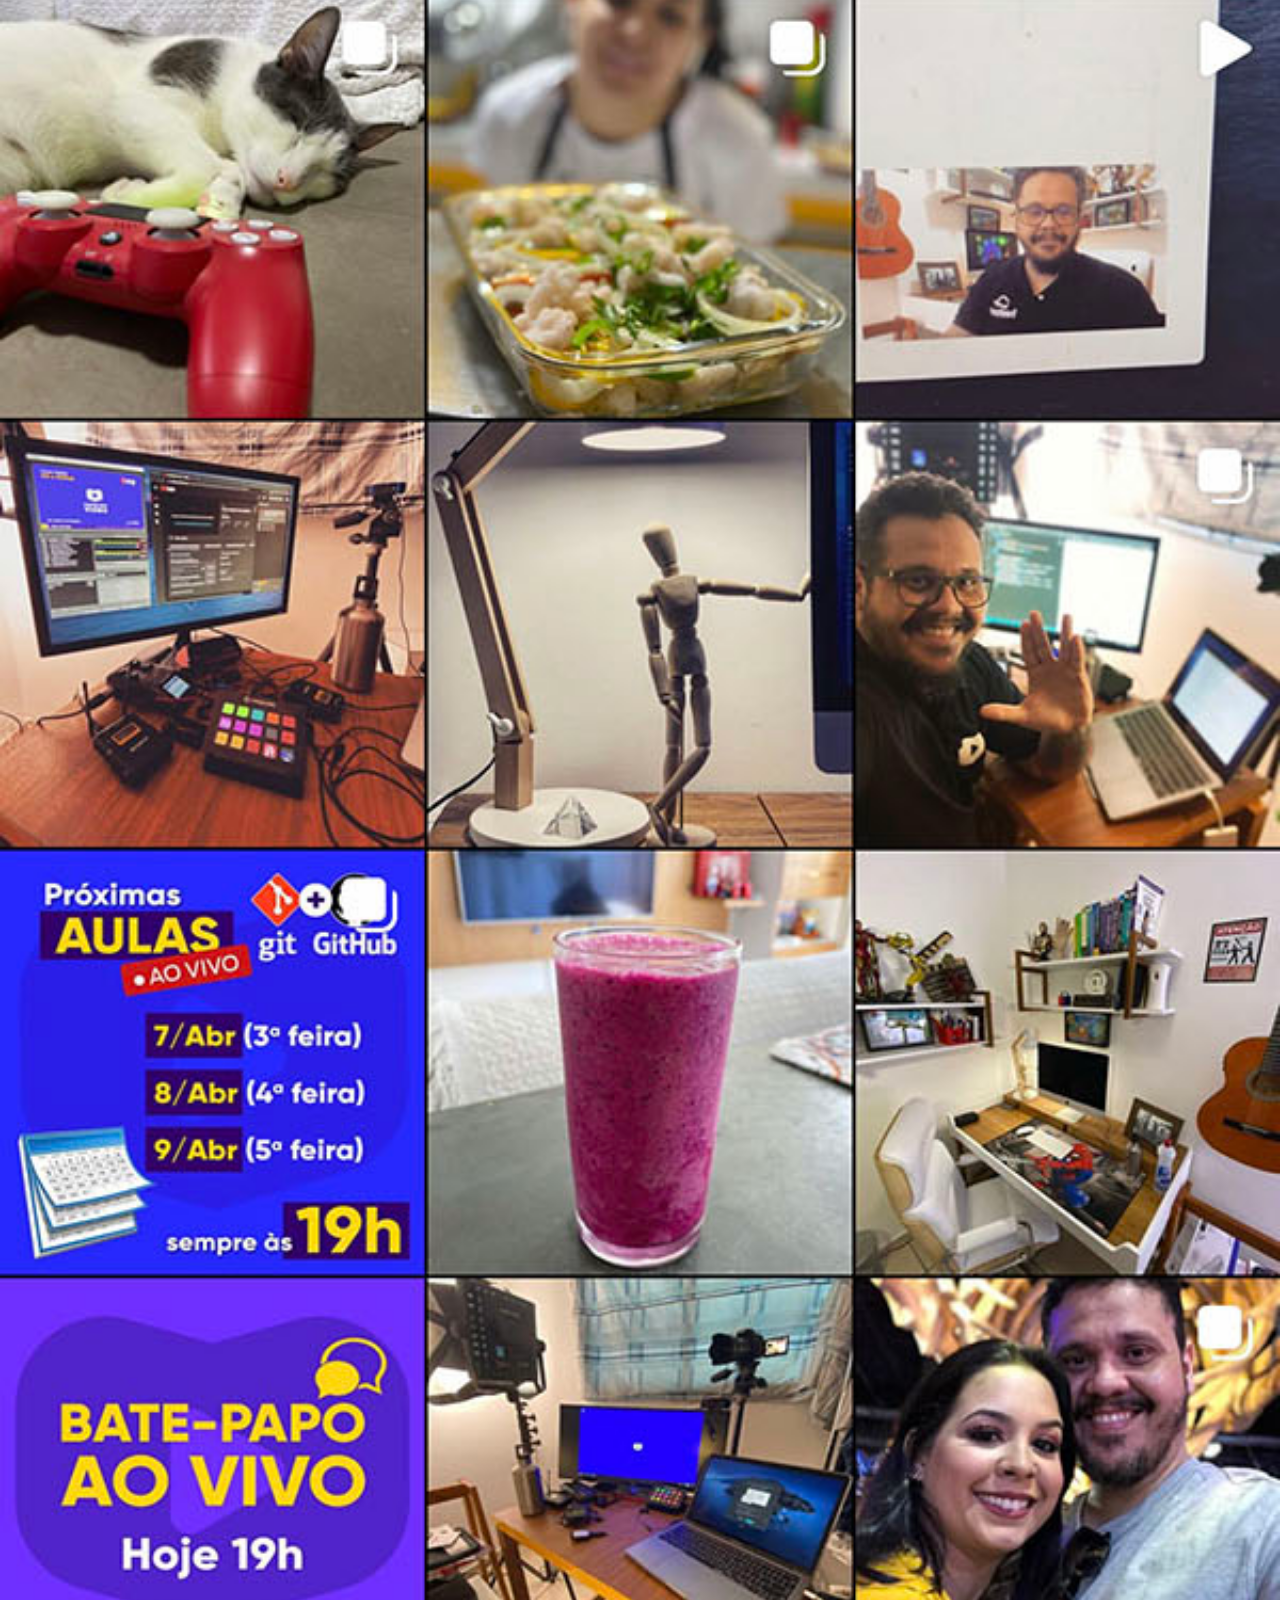
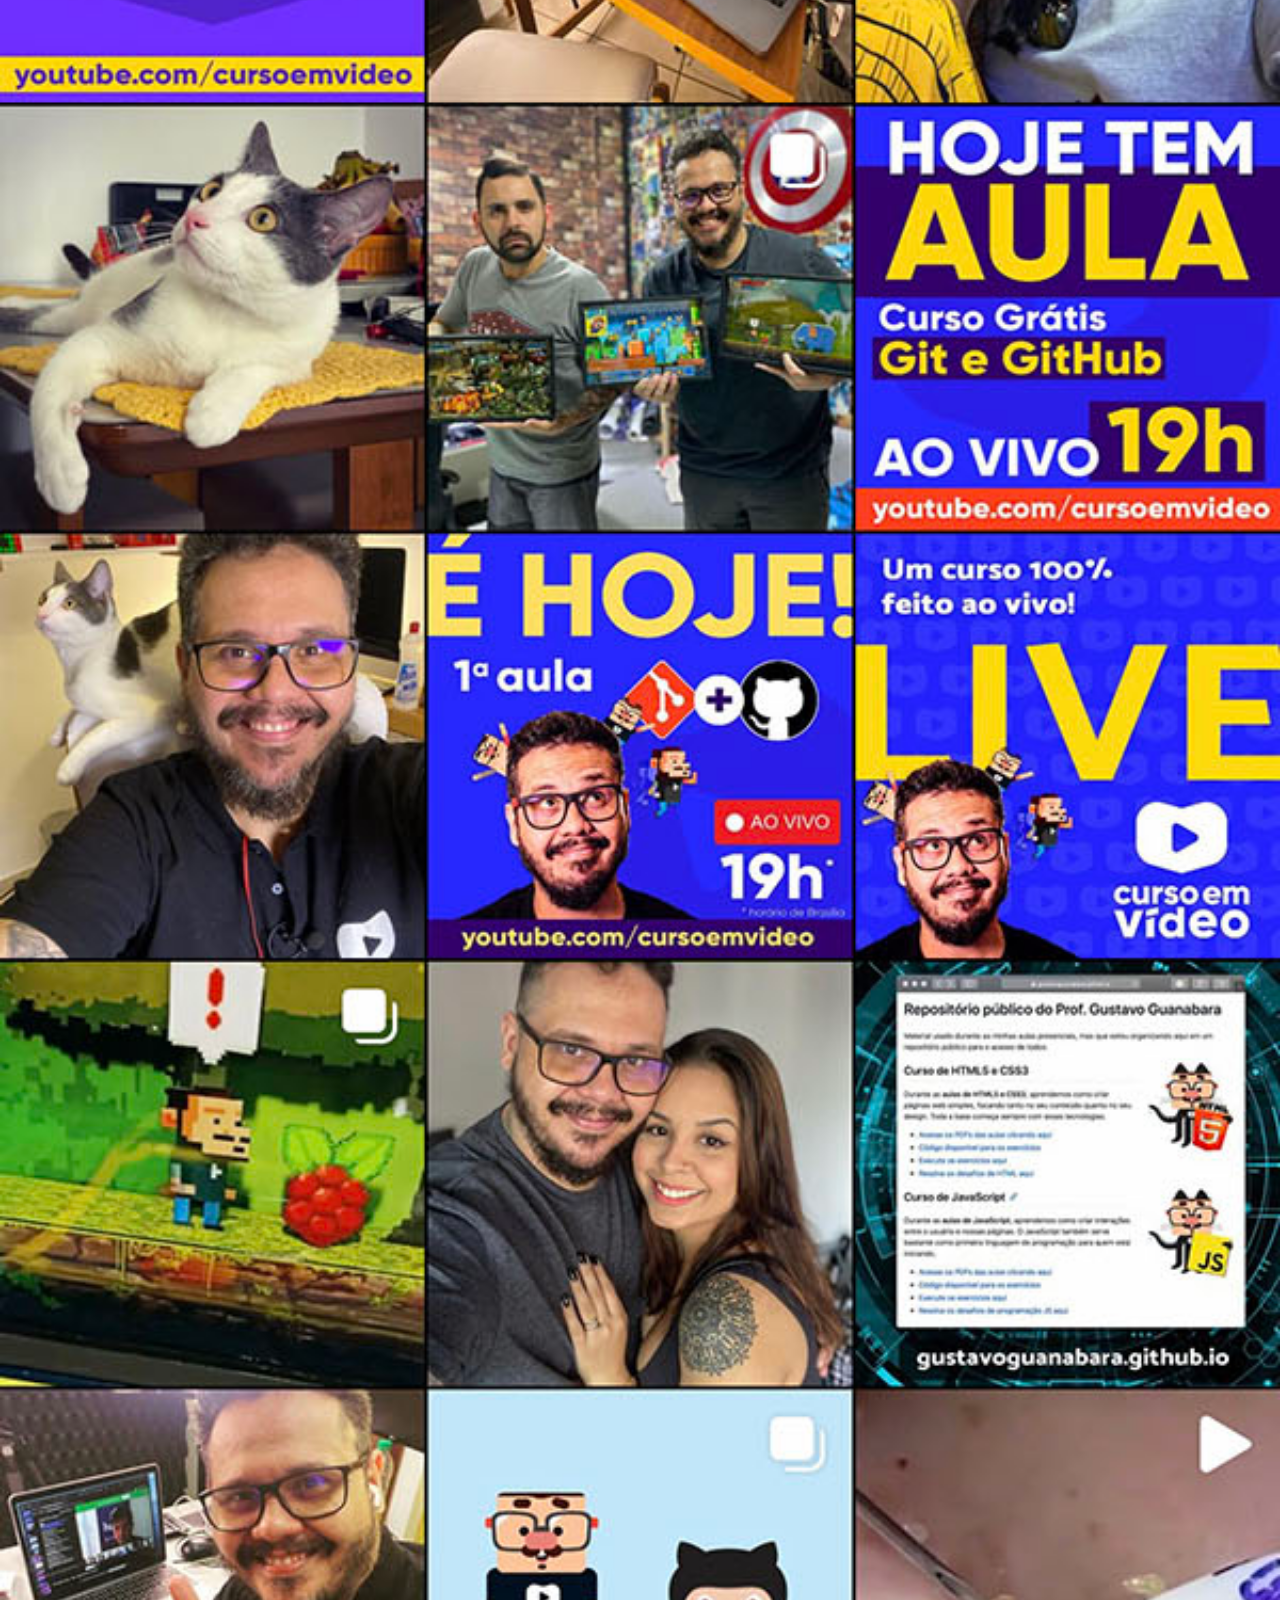
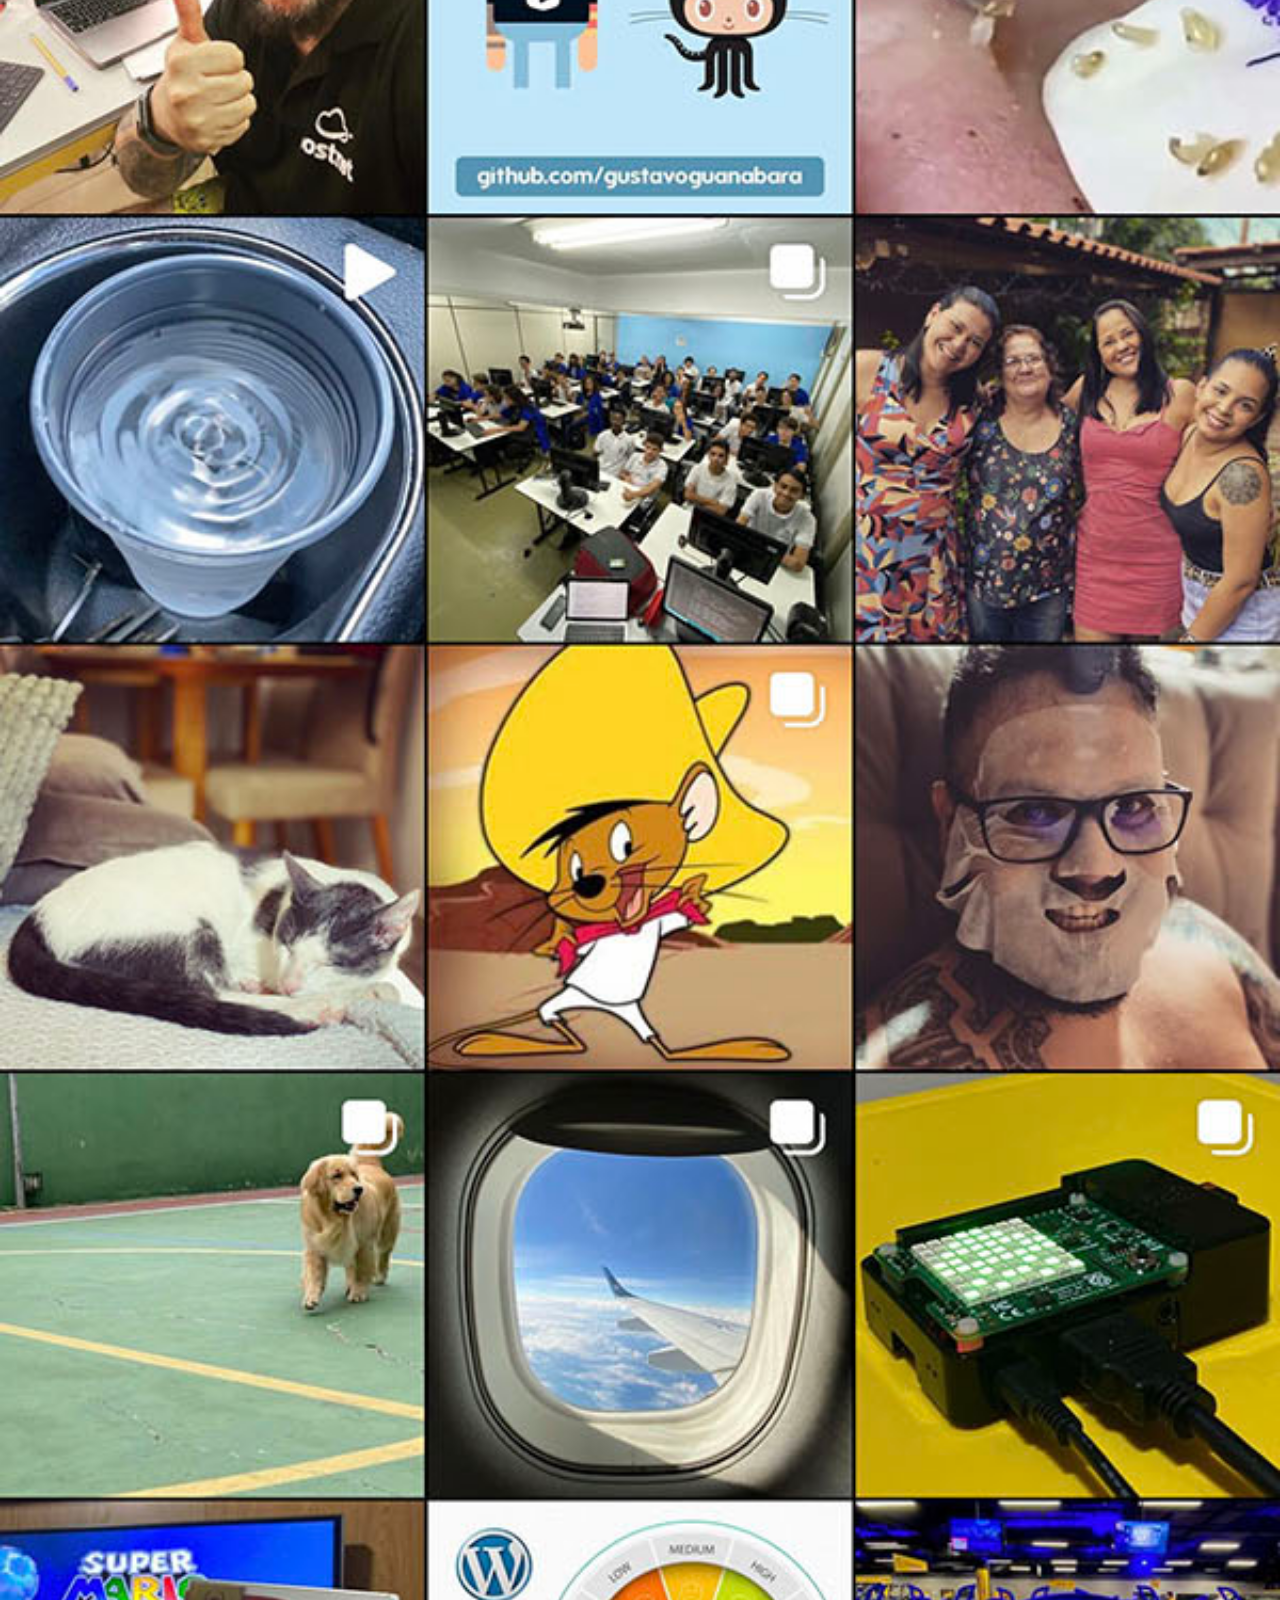
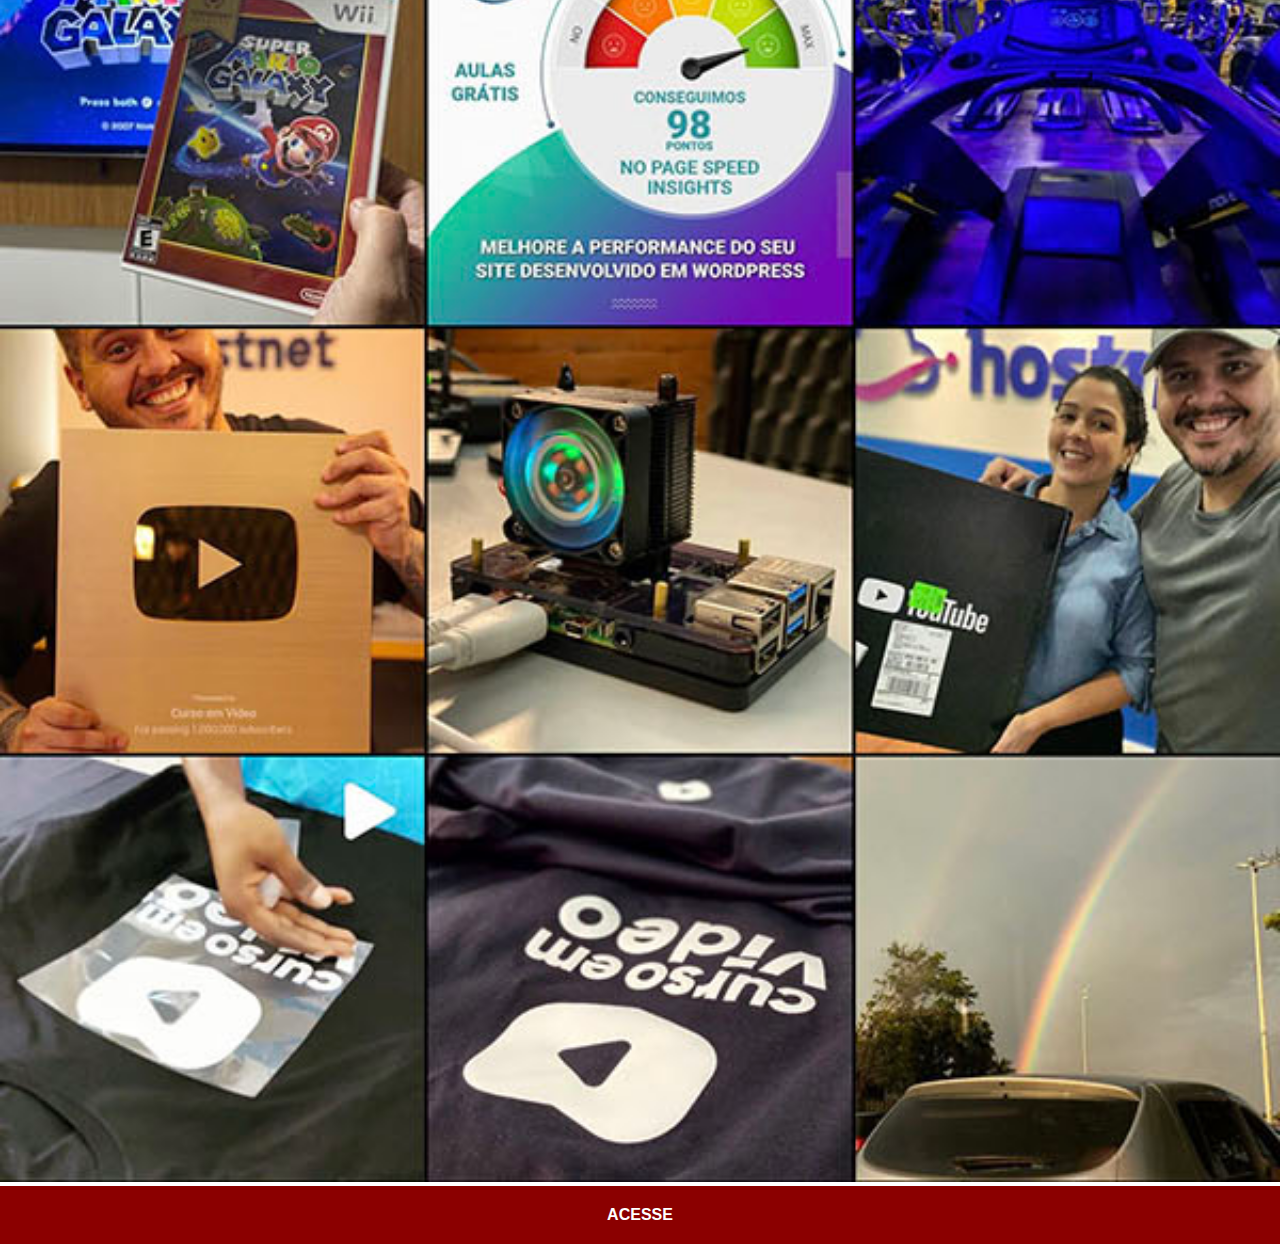
<file: instagram.html>
<!DOCTYPE html>
<html lang="pt-br">
<head>
    <meta charset="UTF-8">
    <meta http-equiv="X-UA-Compatible" content="IE=edge">
    <meta name="viewport" content="width=device-width, initial-scale=1.0">
    <link rel="stylesheet" href="estilos/social.css">
    <title>Instagram</title>
</head>
<body>
    <img src="imagens/tela-instagram.jpg" alt="Instagram"> <a href="https://instagram.com/gustavoguanabara" target="_blank">ACESSE</a>
</body>
</html>
</file>
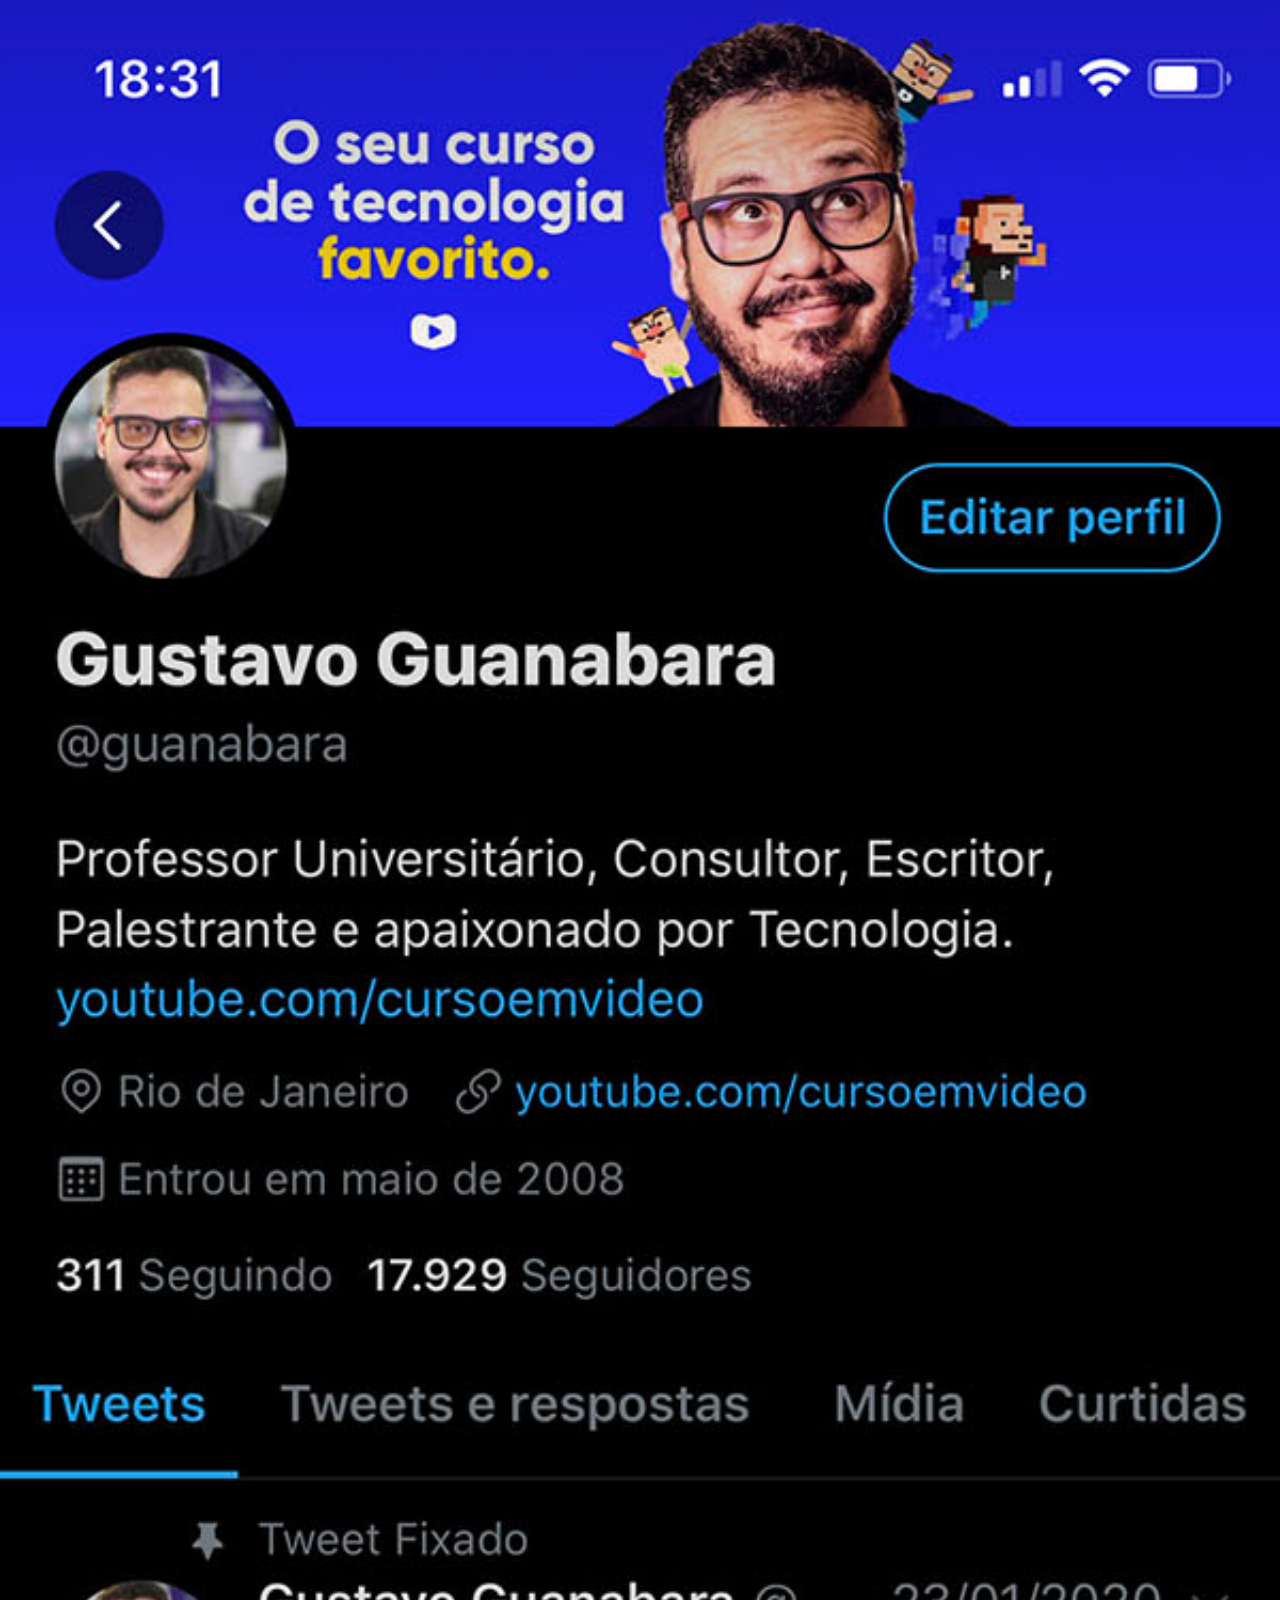
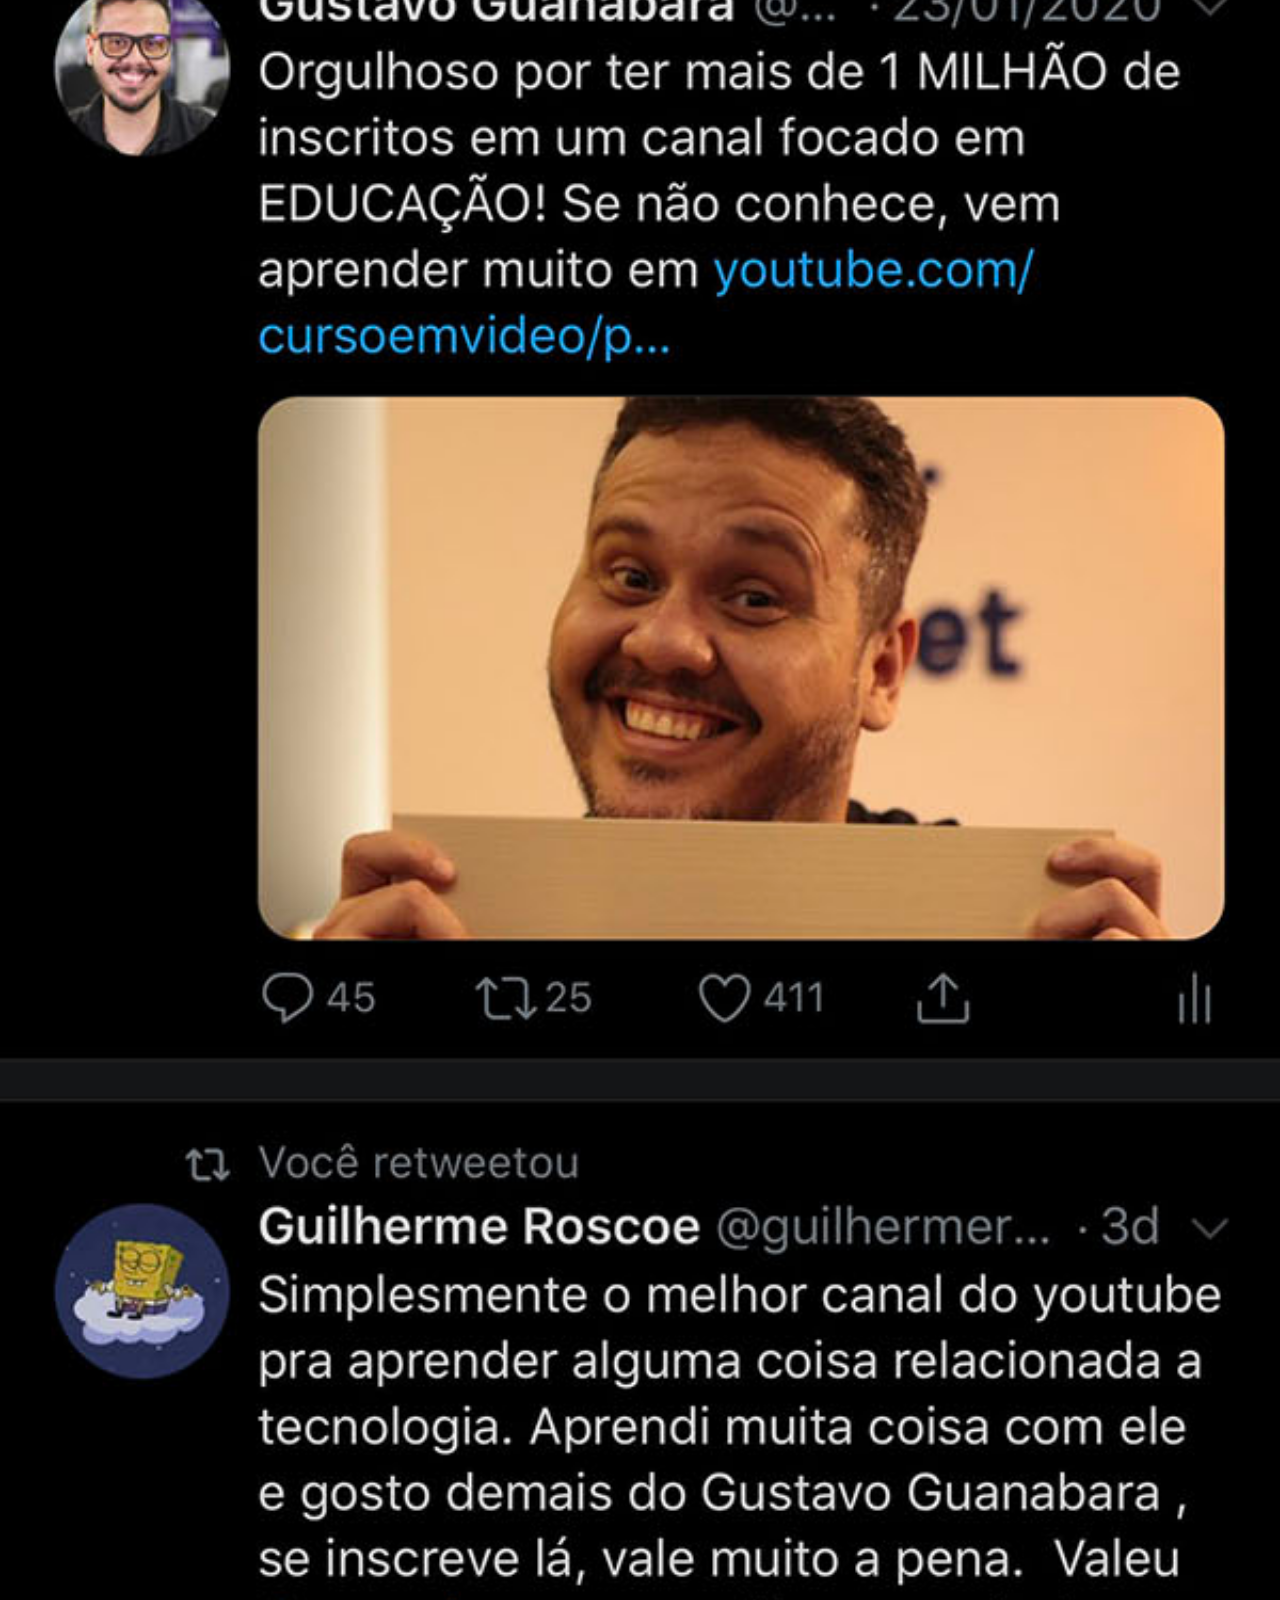
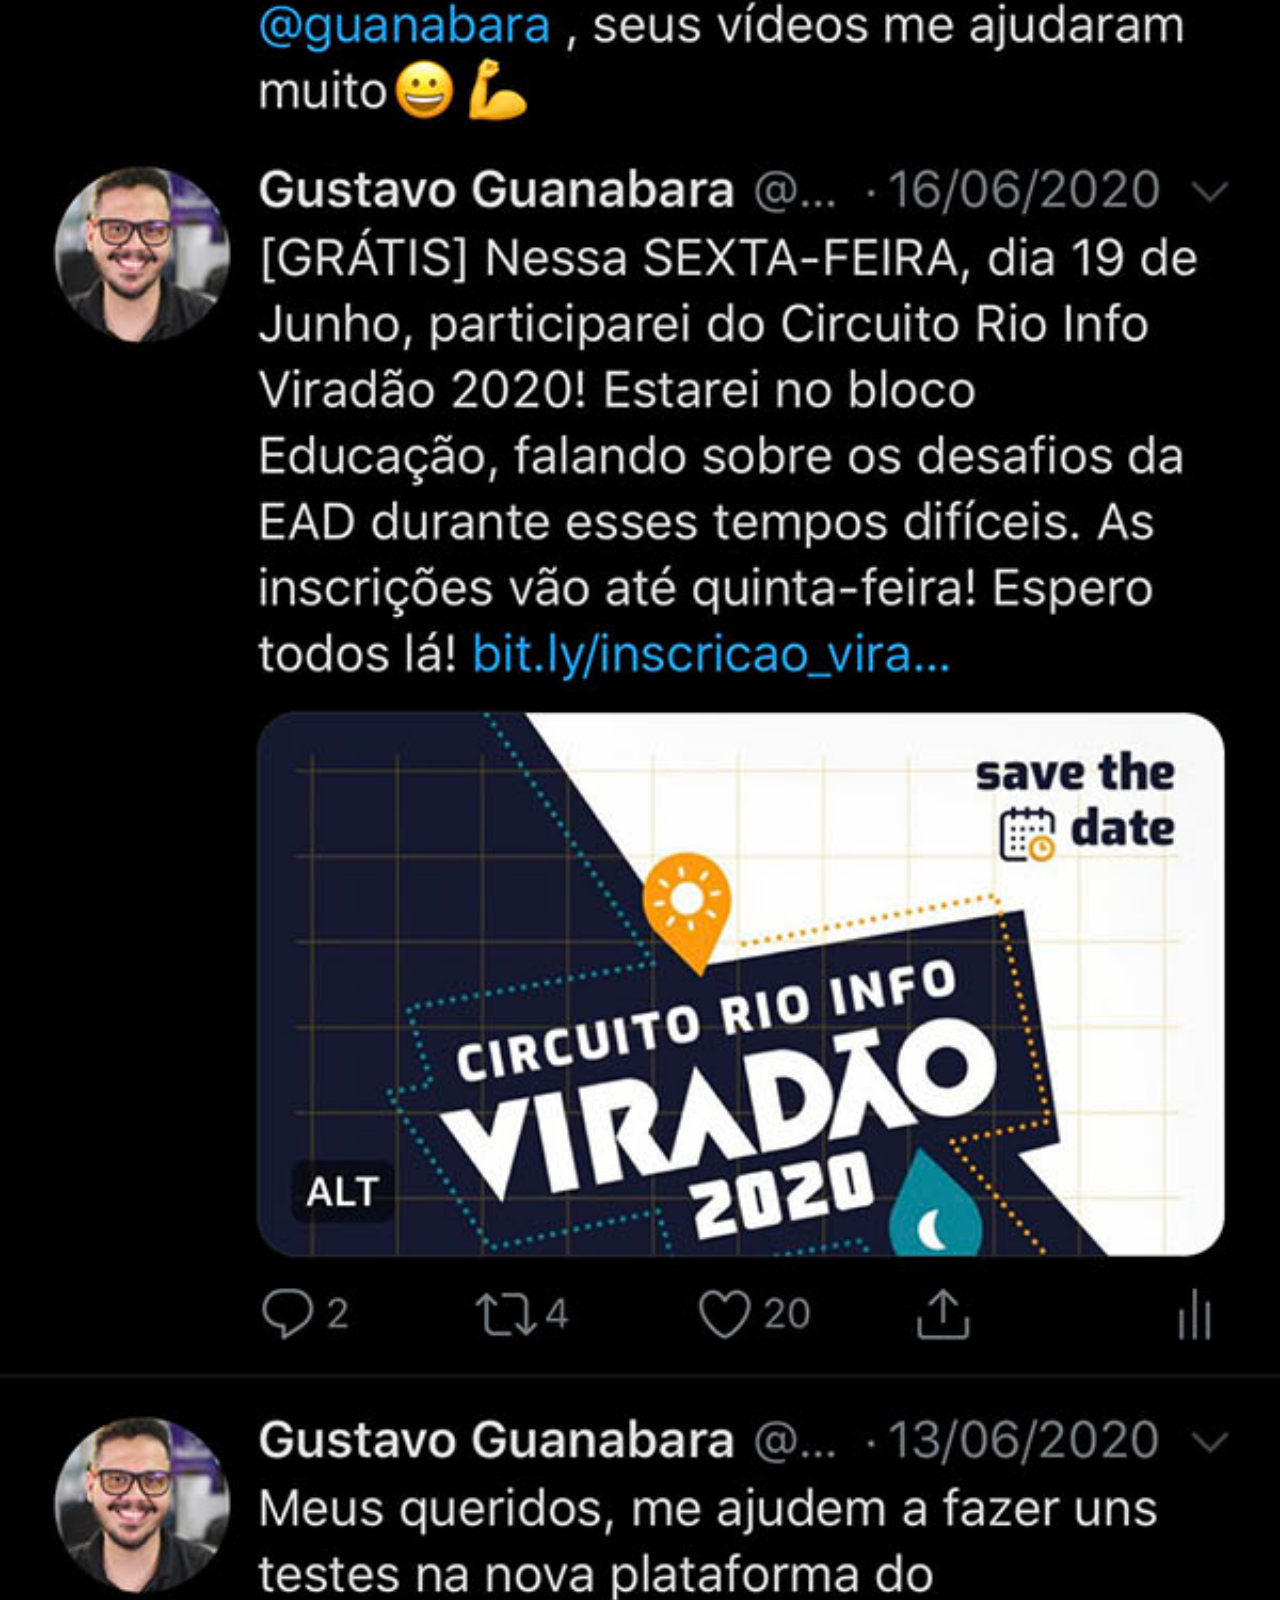
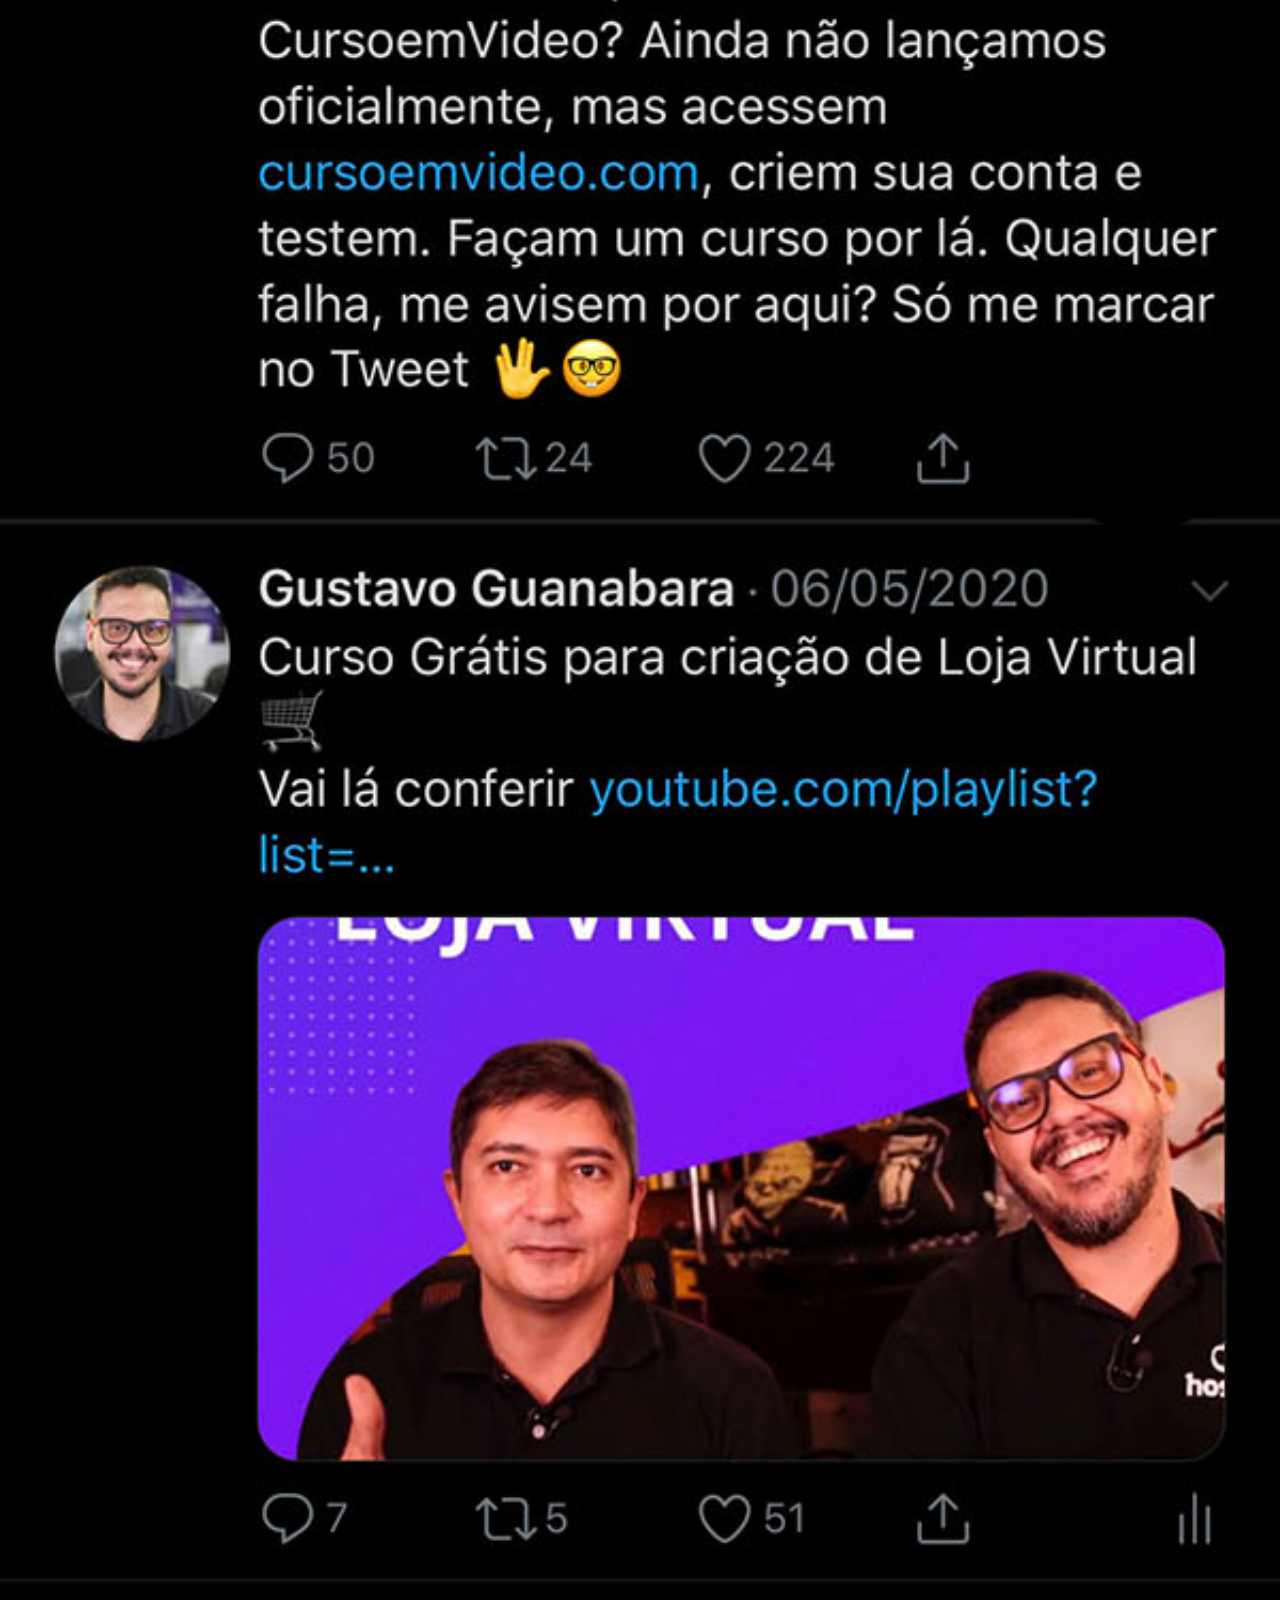
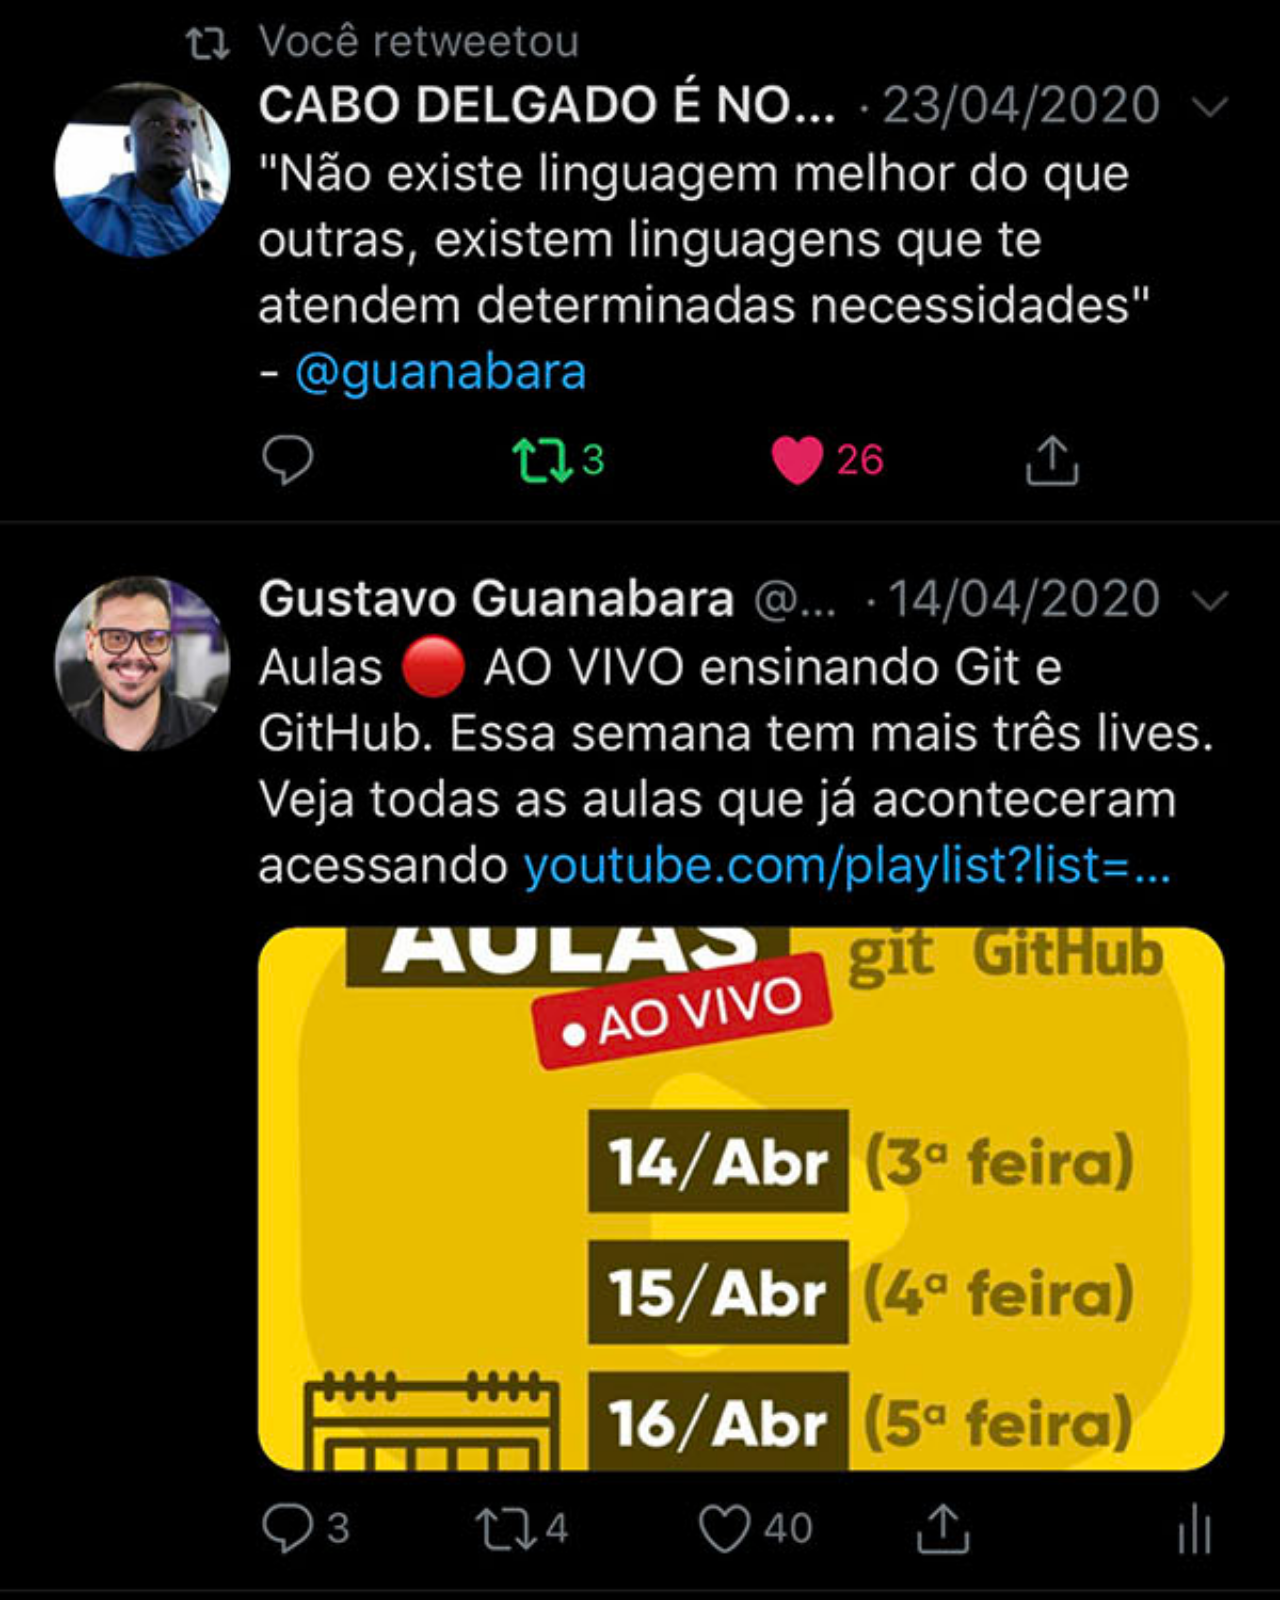
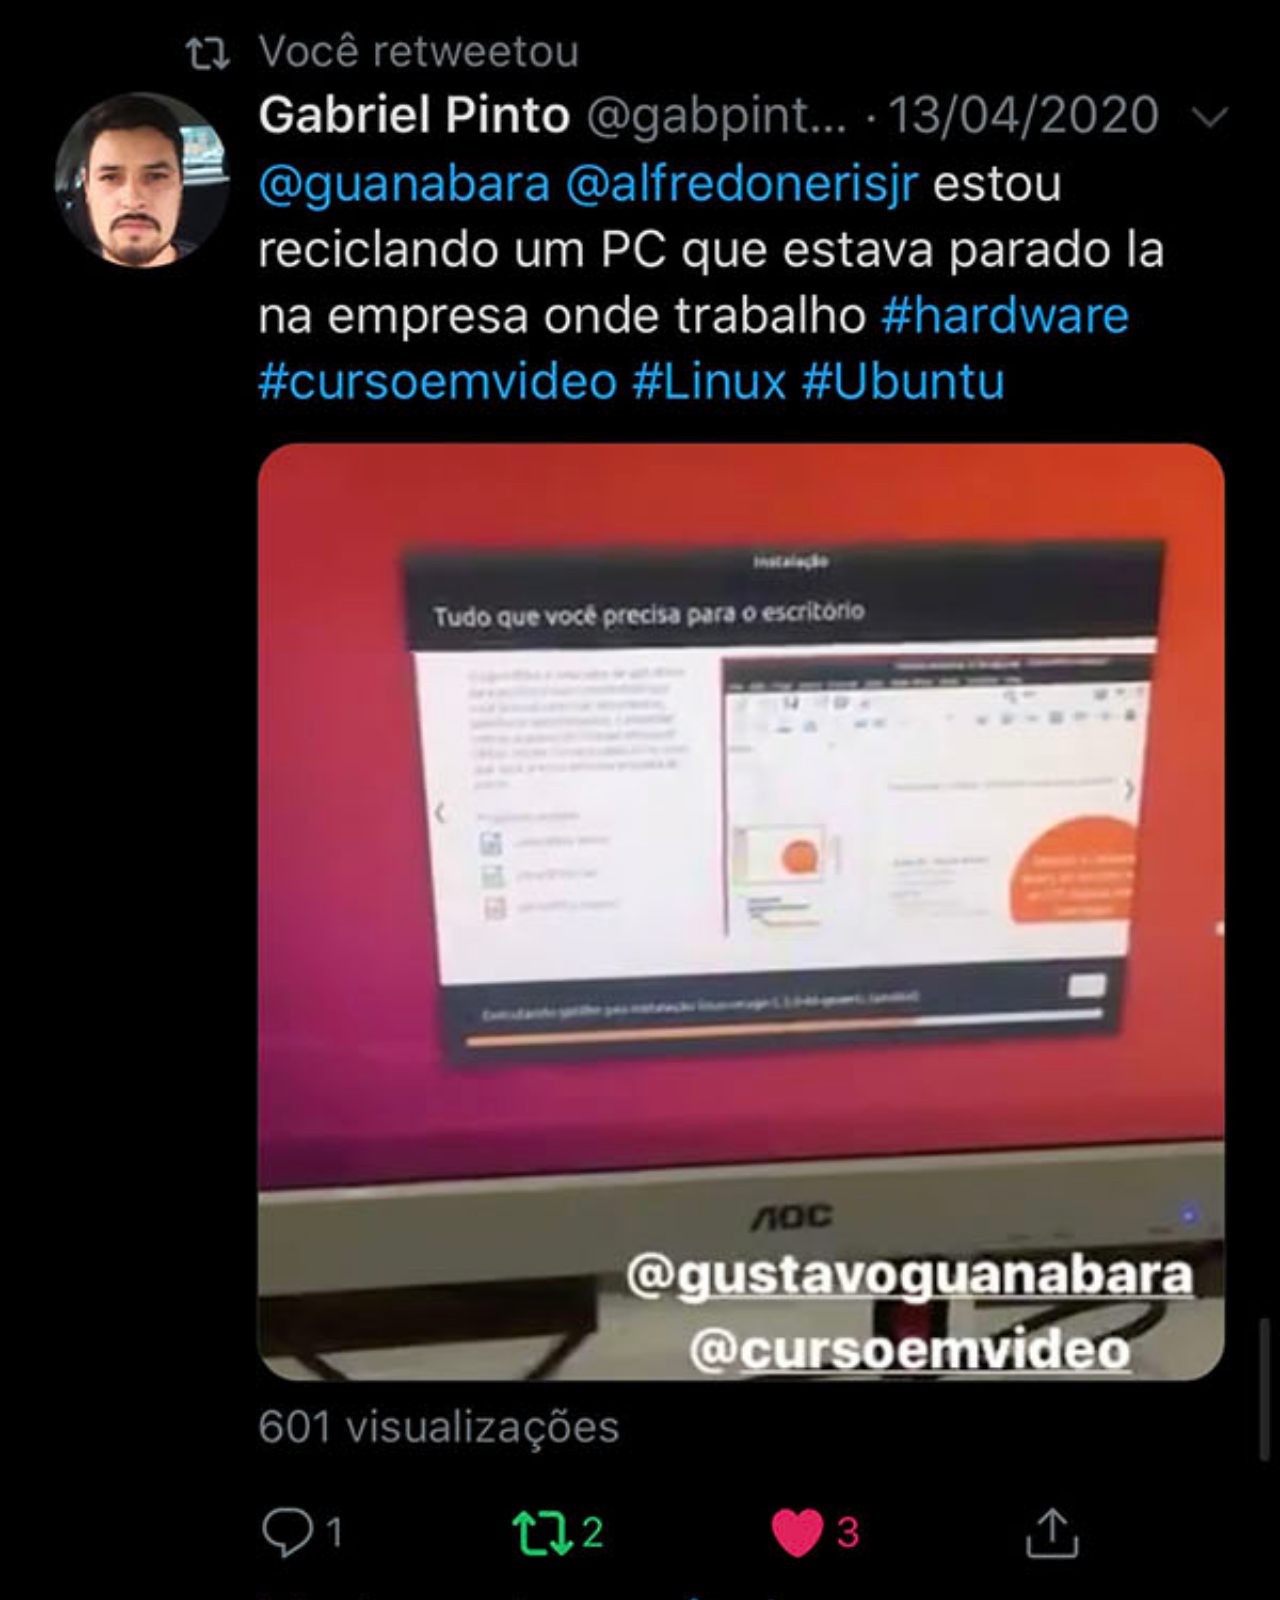
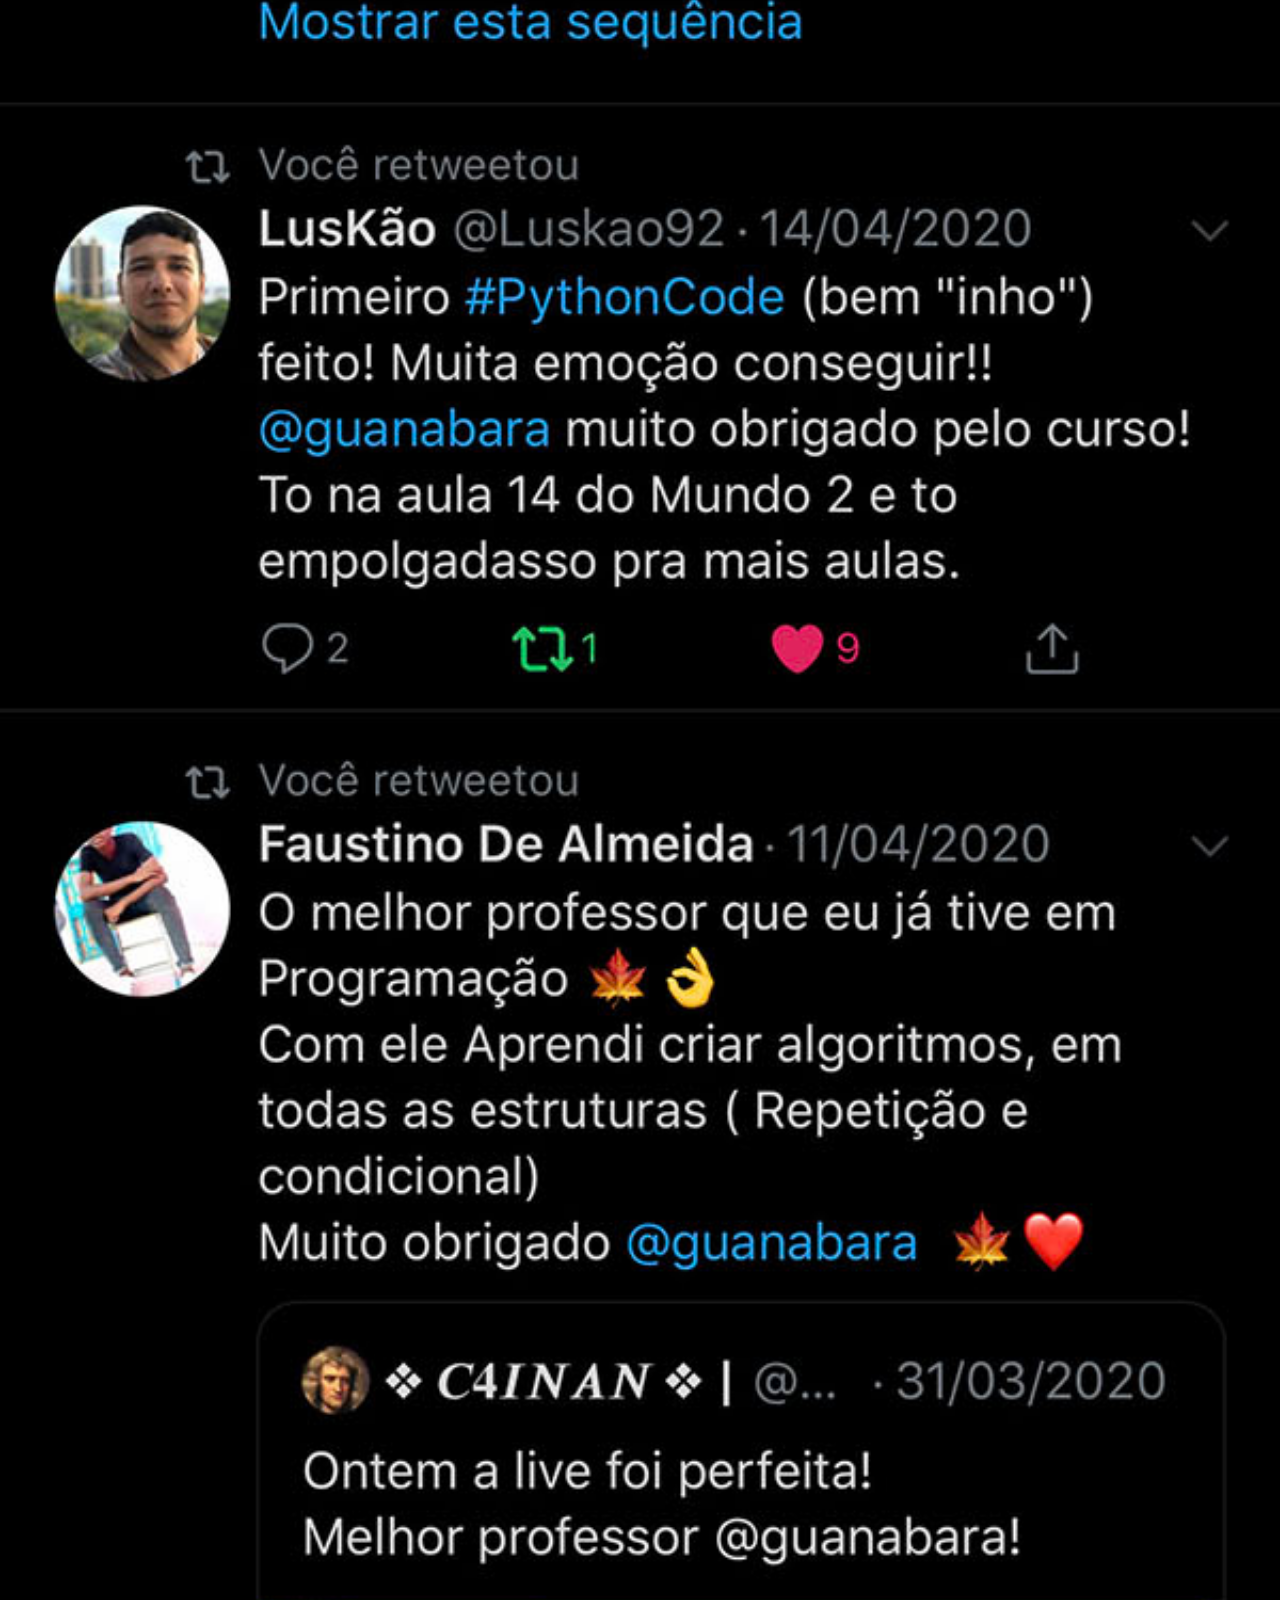
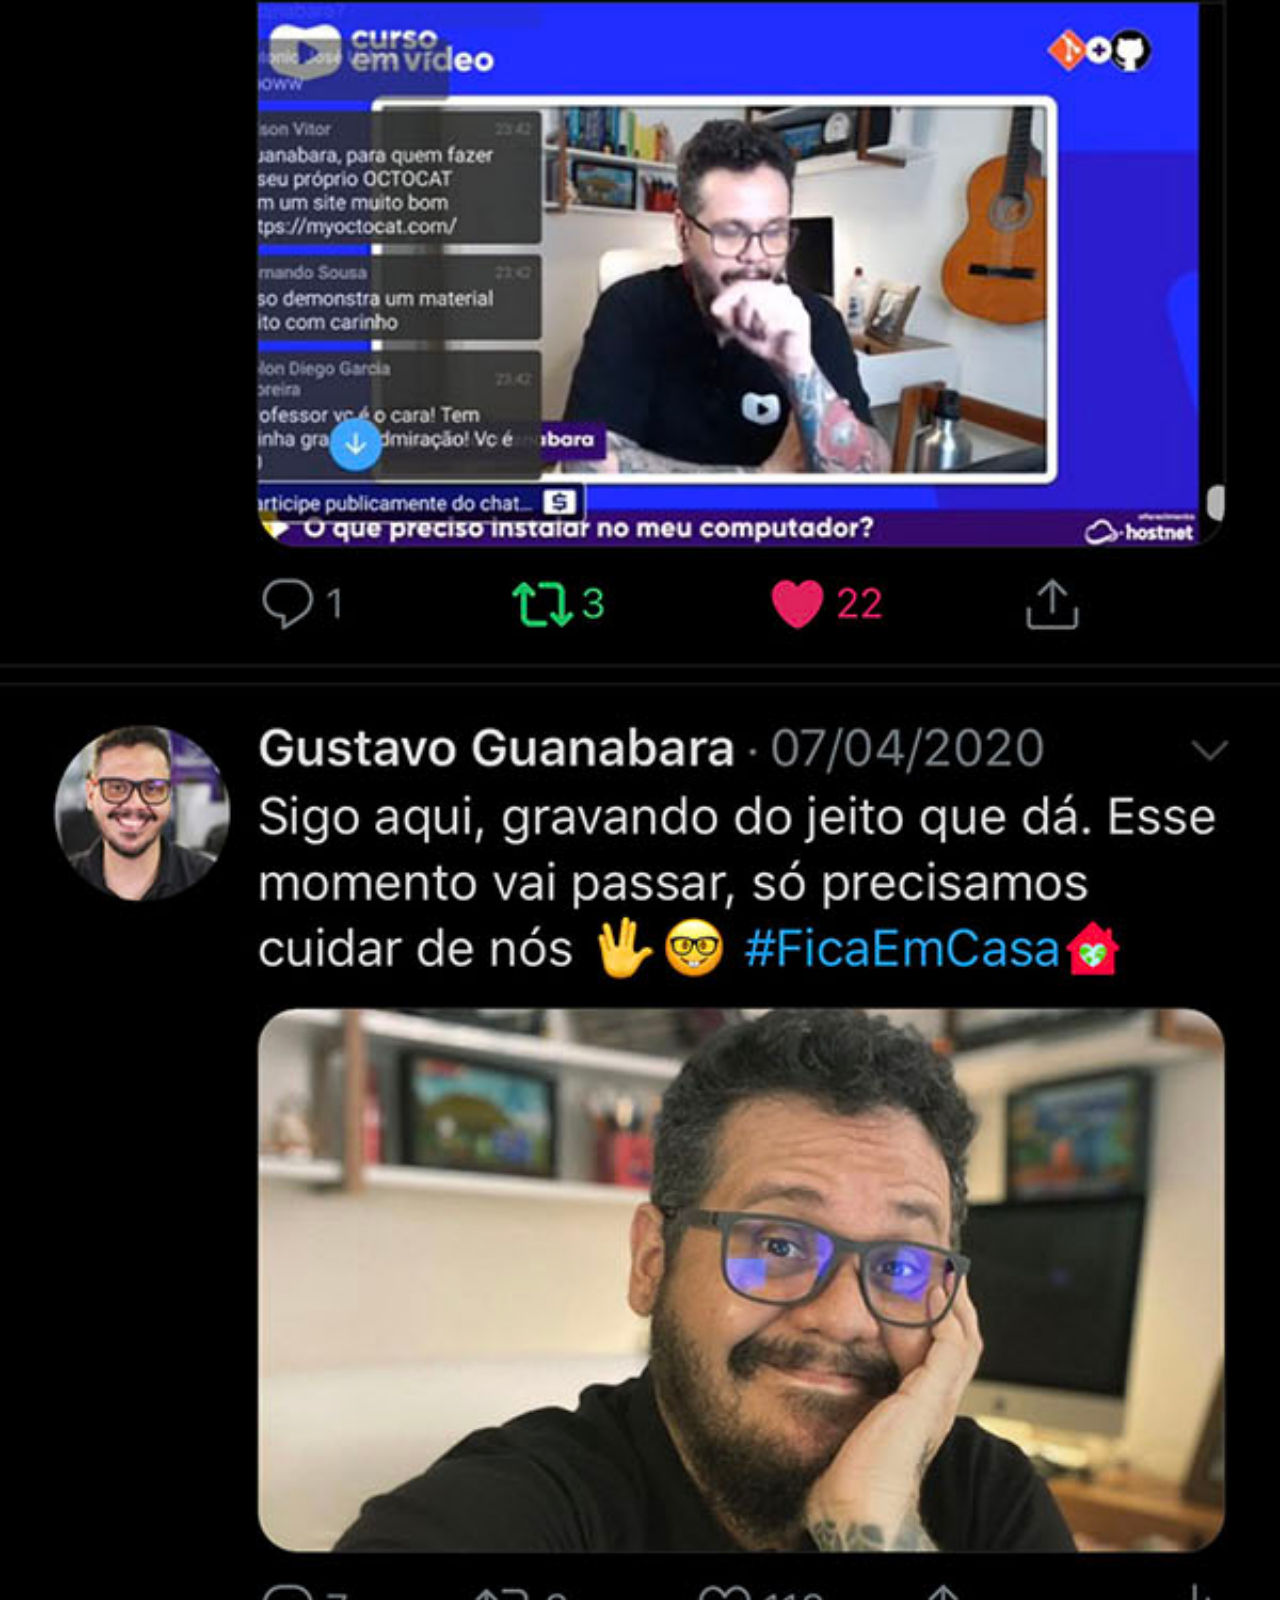
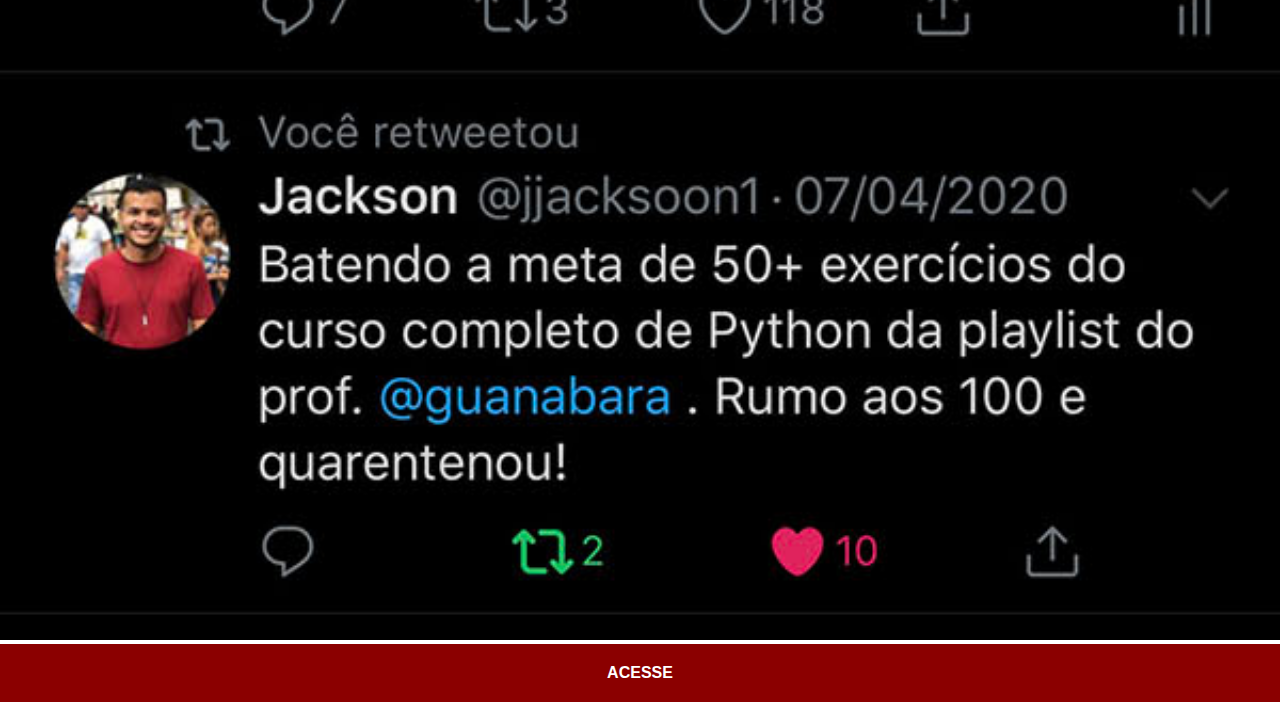
<file: twitter.html>
<!DOCTYPE html>
<html lang="pt-br">
<head>
    <meta charset="UTF-8">
    <meta http-equiv="X-UA-Compatible" content="IE=edge">
    <meta name="viewport" content="width=device-width, initial-scale=1.0">
    <link rel="stylesheet" href="estilos/social.css">
    <title>Twitter</title>
</head>
<body>
    <img src="imagens/tela-twitter.jpg" alt="Twitter"> <a href="https://twitter.com/guanabara" target="_blank">ACESSE</a>
</body>
</html>
</file>
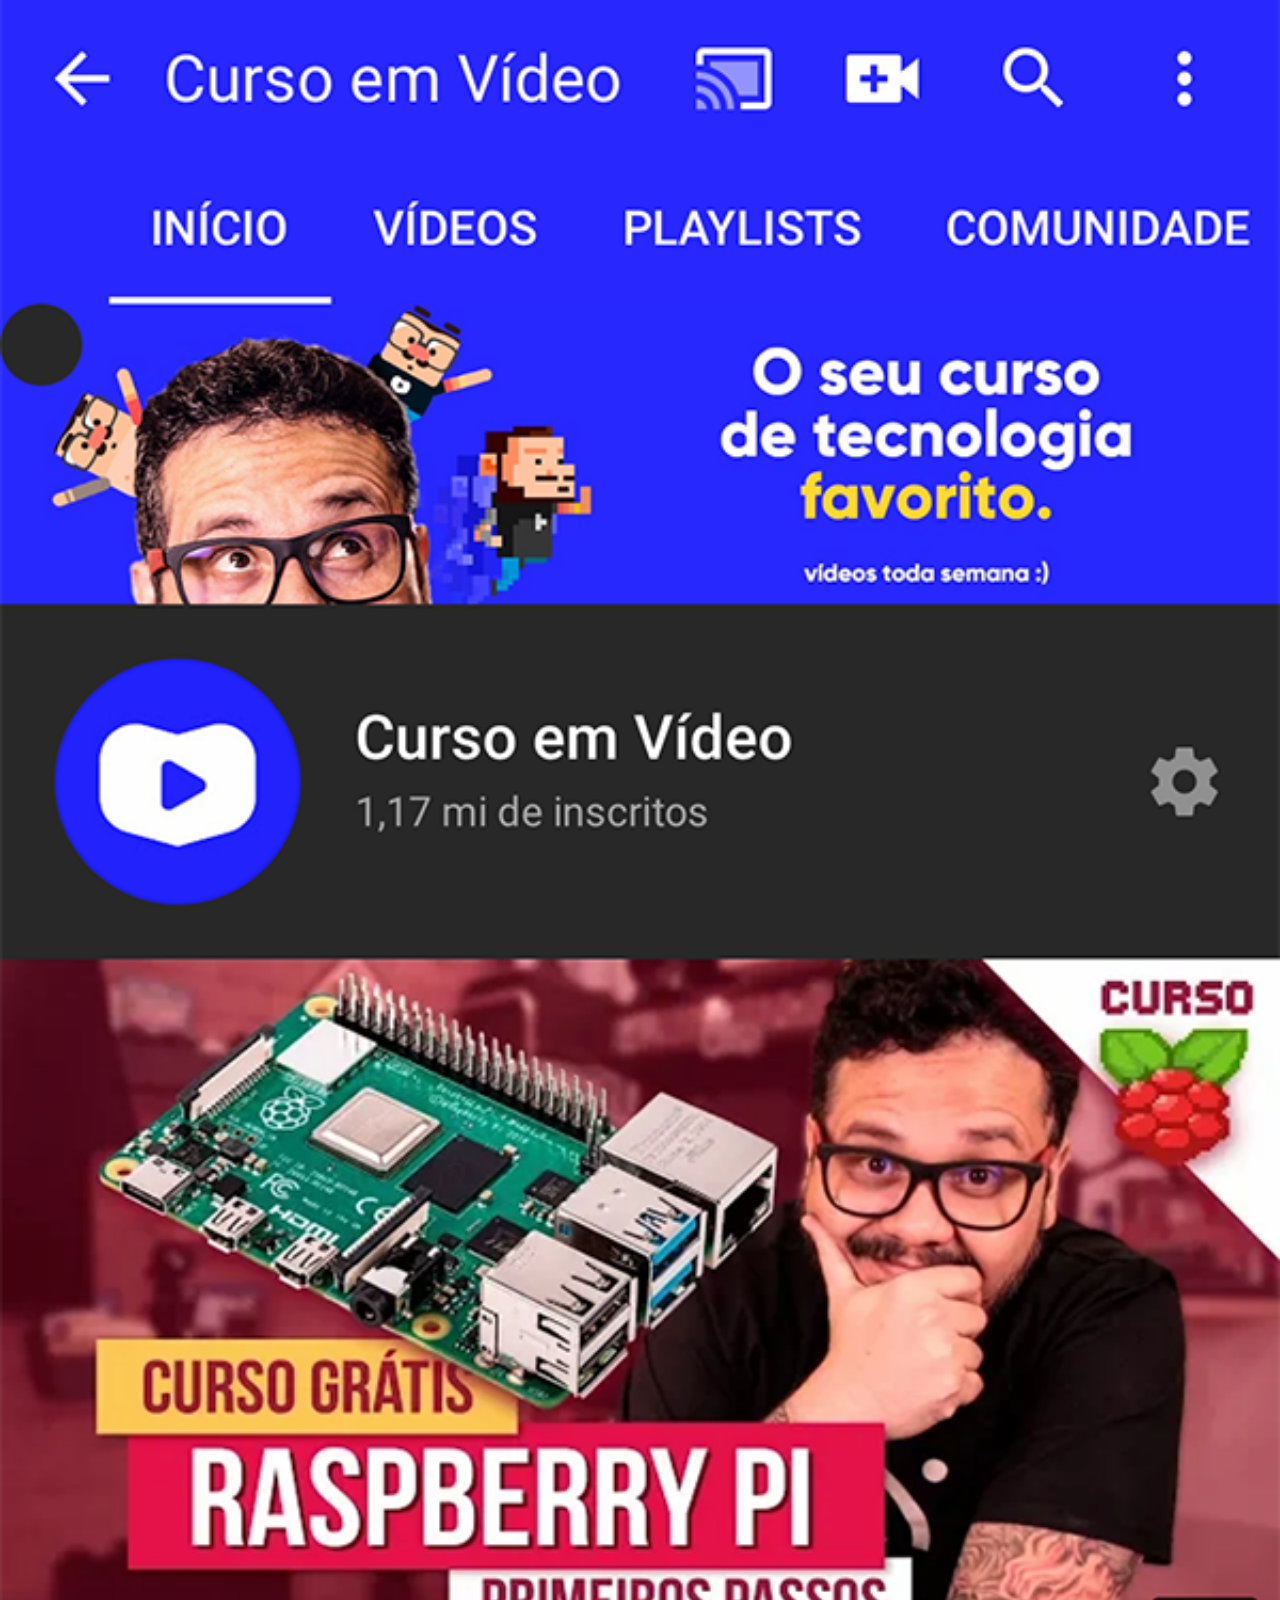
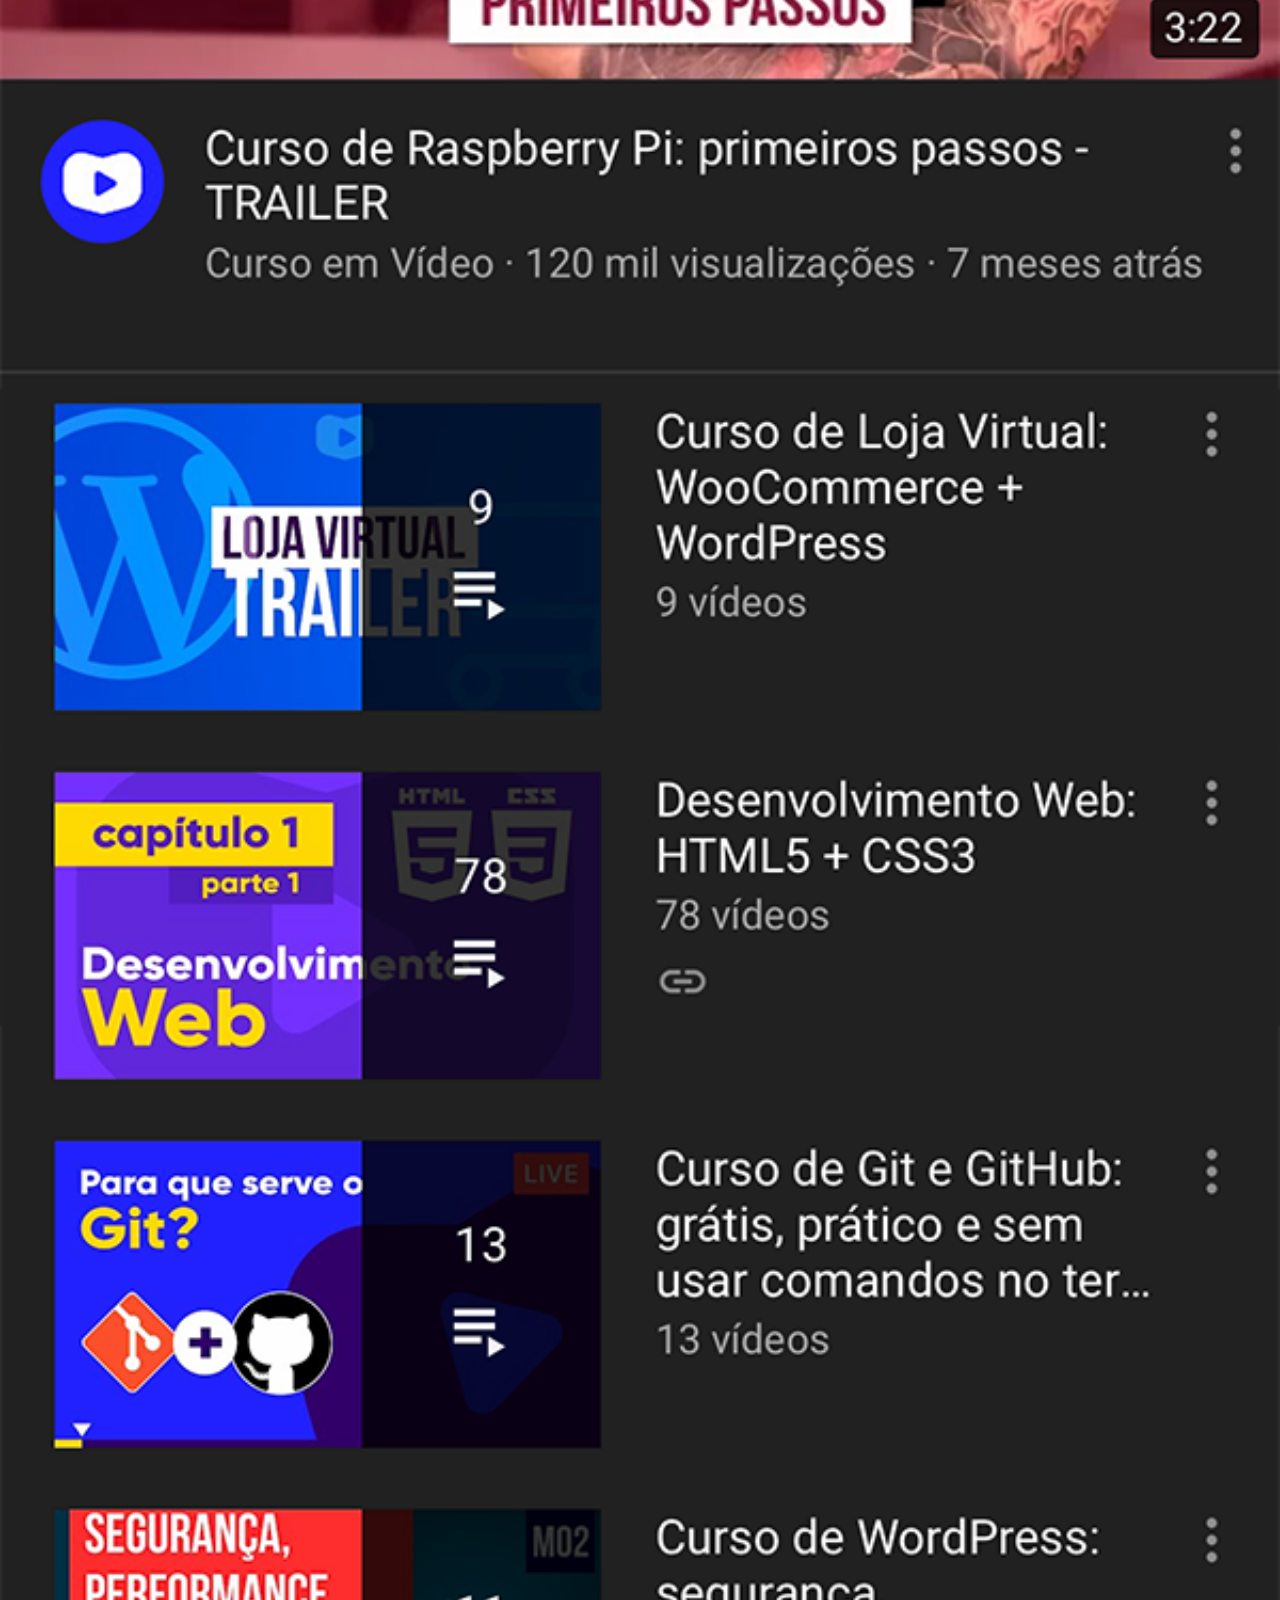
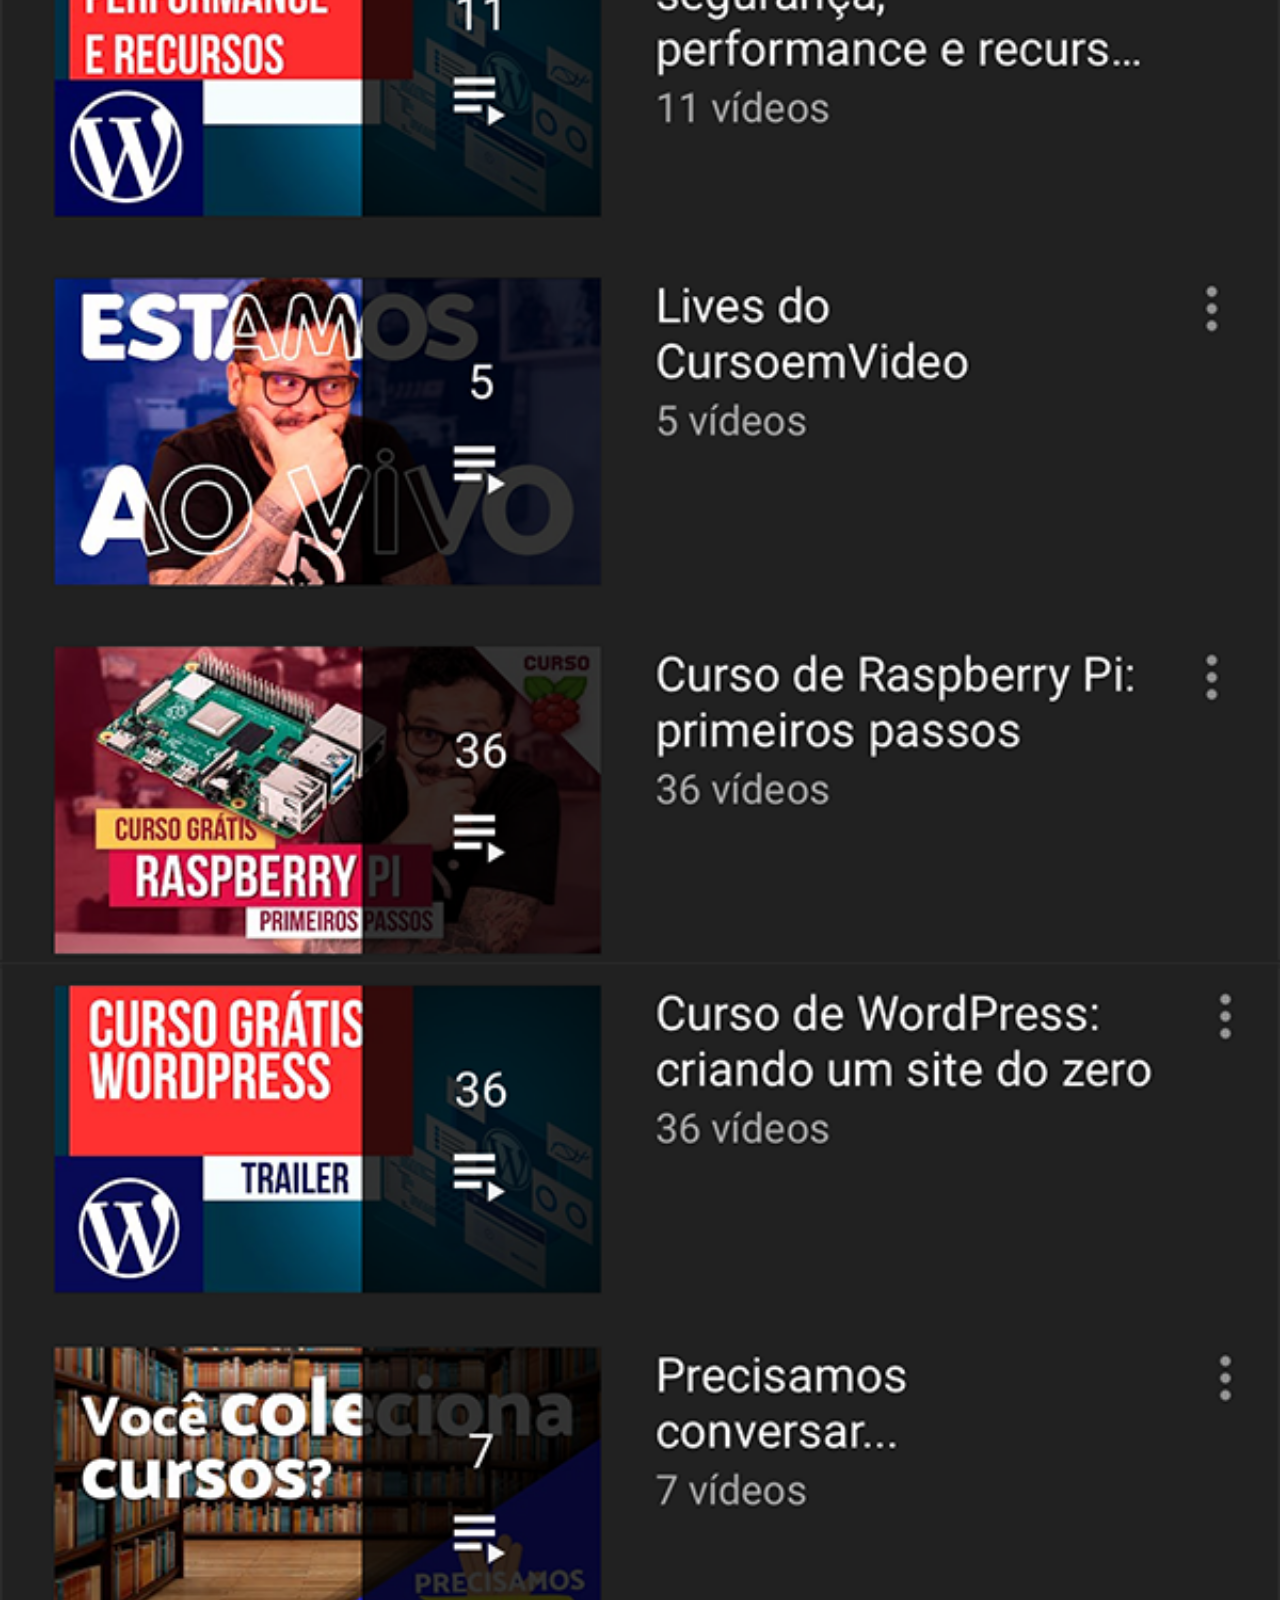
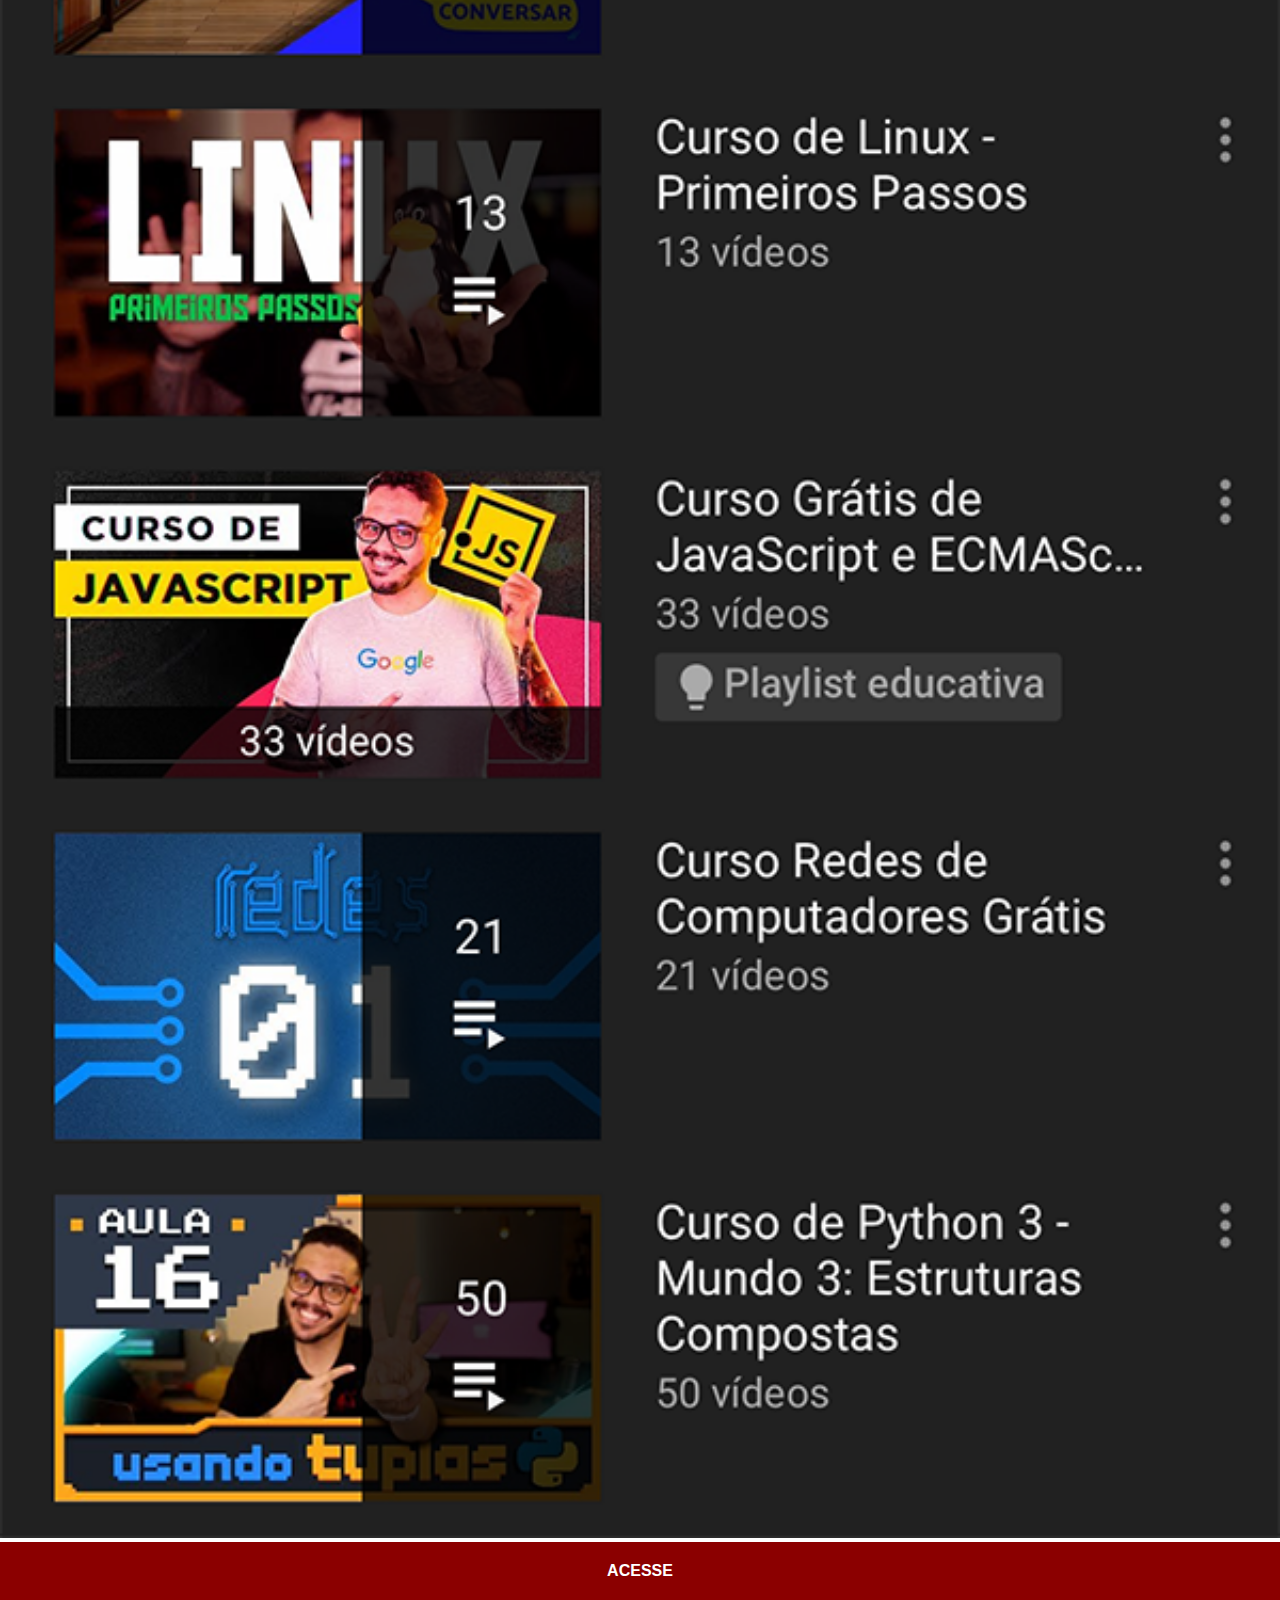
<file: youtube.html>
<!DOCTYPE html>
<html lang="pt-br">
<head>
    <meta charset="UTF-8">
    <meta http-equiv="X-UA-Compatible" content="IE=edge">
    <meta name="viewport" content="width=device-width, initial-scale=1.0">
    <link rel="stylesheet" href="estilos/social.css">
    <title>YouTube</title>
    
</head>
<body>
    <img src="imagens/tela-youtube.png" alt="Youtube"><a href="https://www.youtube.com/@CursoemVideo/playlists" target="_blank">ACESSE</a>
</body>
</html>
</file>
<file: estilos/style.css>
@charset "UTF-8";

* {
    margin: 0px;
    padding: 0px;
    font-family: Arial, Helvetica, sans-serif;
}

::-webkit-scrollbar {
    width: 0px;
    height: 0px;
}

html, body {
    height: 100vh;
    width: 100vw;
    background-color: black;
}

body {
    background: url('../imagens/fundo-madeira.jpg') no-repeat top center;
    background-size: cover;
    background-attachment: fixed;
}

main {
    position: relative;
    height: 100vh;
}

section#telefone {
    position: absolute;
    top: 50%;
    left: 50%;
    transform: translate(-50%, -50%);

    height: 627px;
    width: 311px;
    background:url('../imagens/frame-iphone.png') no-repeat;
}

iframe#tela {
    position: relative;
    top: 82px;
    left: 24px;
    width: 264px;
    height: 466px;
}

section#redes-sociais {
    text-align: right;
}

section#redes-sociais img {
    width: 50px;
    margin: 8px;
    border-radius: 50%;
    box-shadow: 2px 2px 5px rgba(0, 0, 0, 0.432);
    box-sizing: border-box;
}

section#redes-sociais img:hover {
    border: 2px solid rgba(255, 255, 255, 0.637);
    transform: translate(-3px, -3px);
    box-shadow: 5px 5px 10px rgba(0, 0, 0, 0.623);
    transition: transform .3s, border 1s;
}
</file>
<file: estilos/social.css>
@charset "UTF-8" ;

* {
    margin: 0px;
    padding: 0px;
    font-family: Arial, Helvetica, sans-serif;
}

::-webkit-scrollbar {
    width: 0px;
    height: 0px;
}

img {
    width: 100vw;
}

a {
    display: block;
    background-color: darkred;
    color: white;
    padding: 20px;
    text-align: center;
    font-weight: bolder;
    text-decoration: none;
}

a:hover {
    background-color: red;
}
</file>
